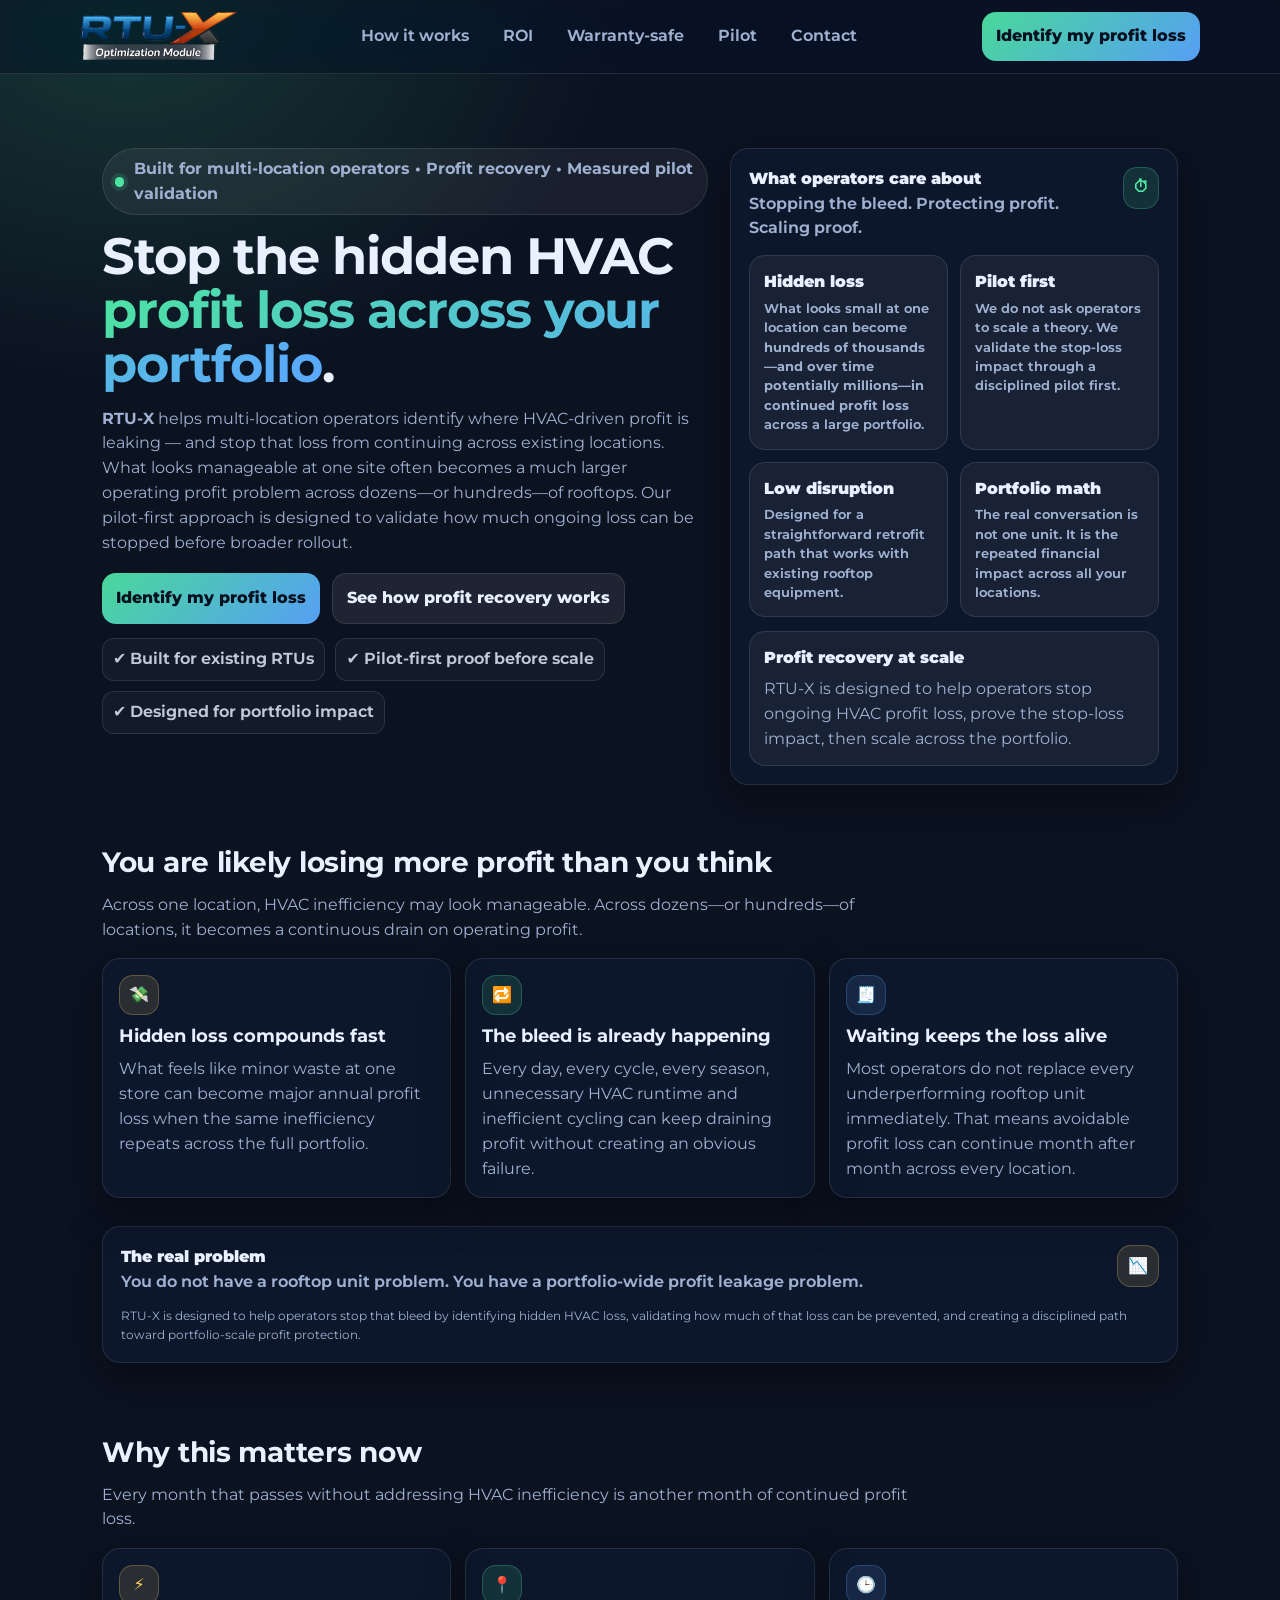
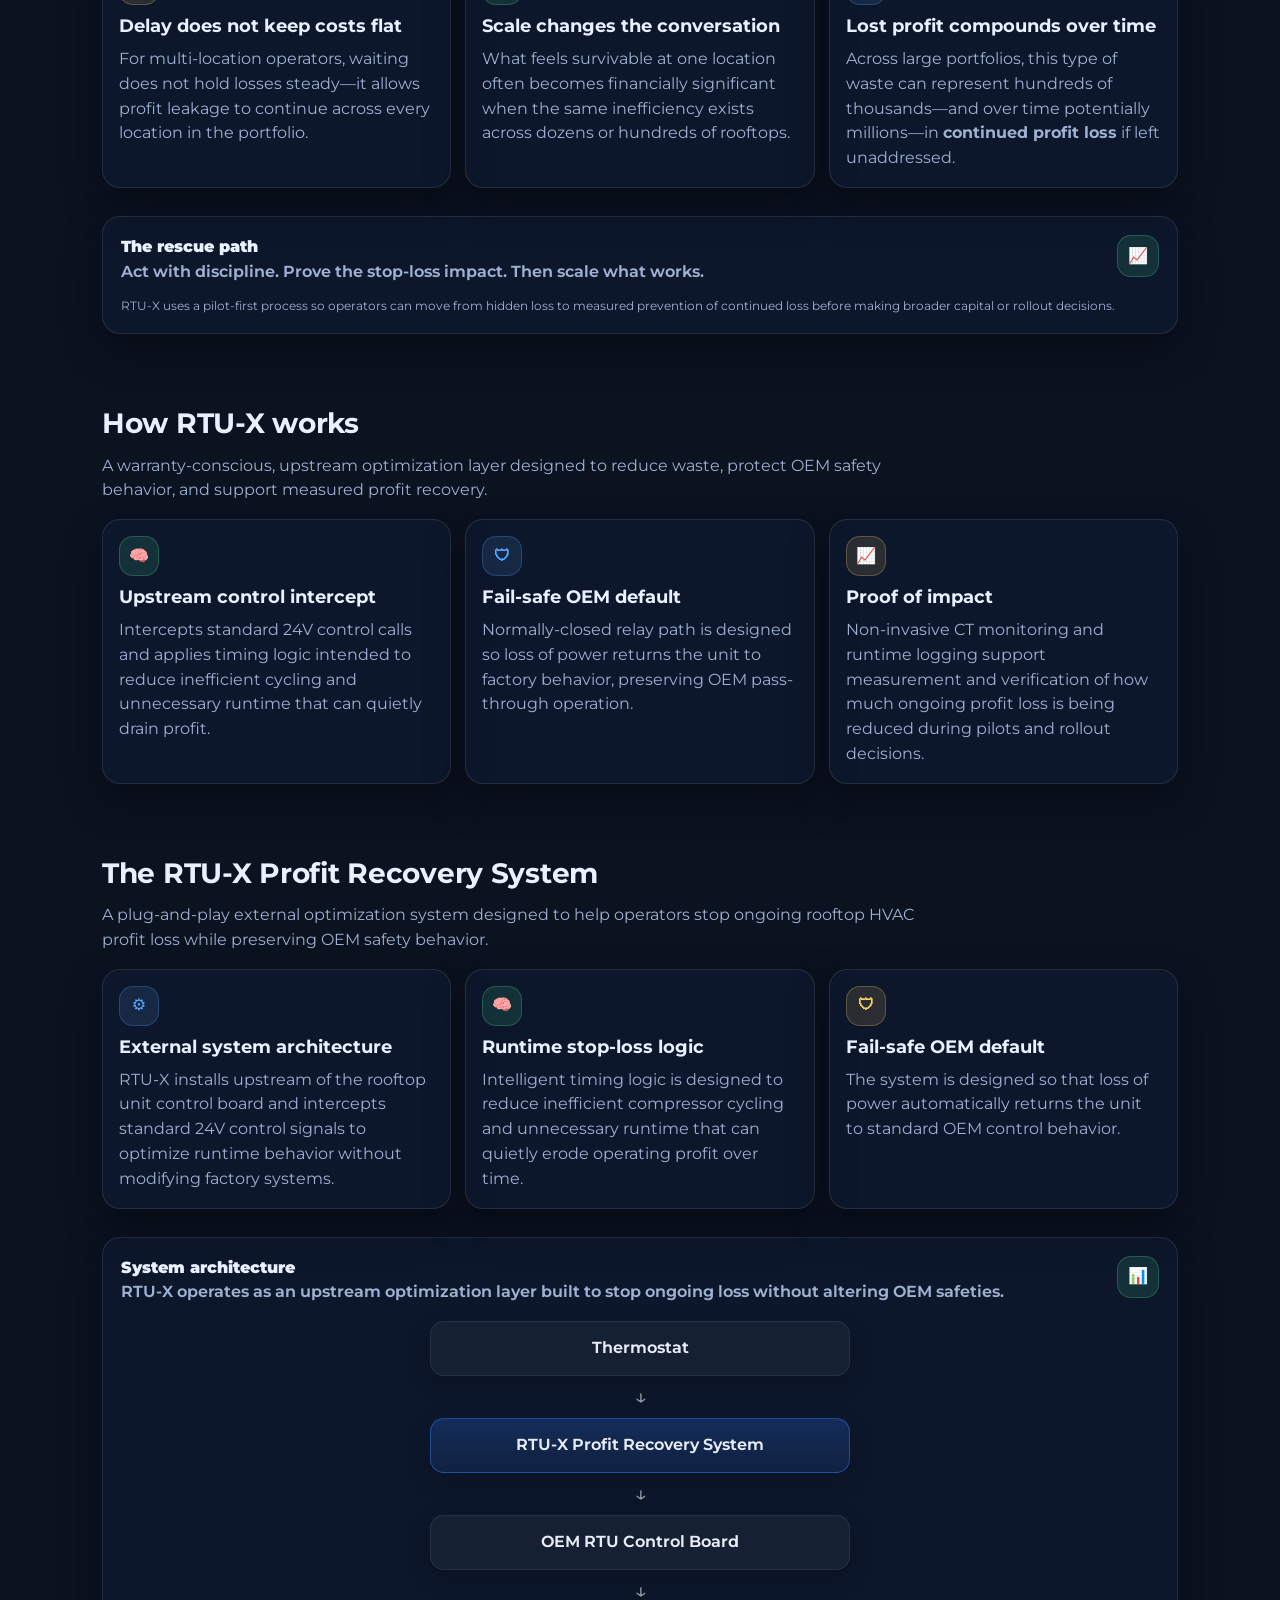
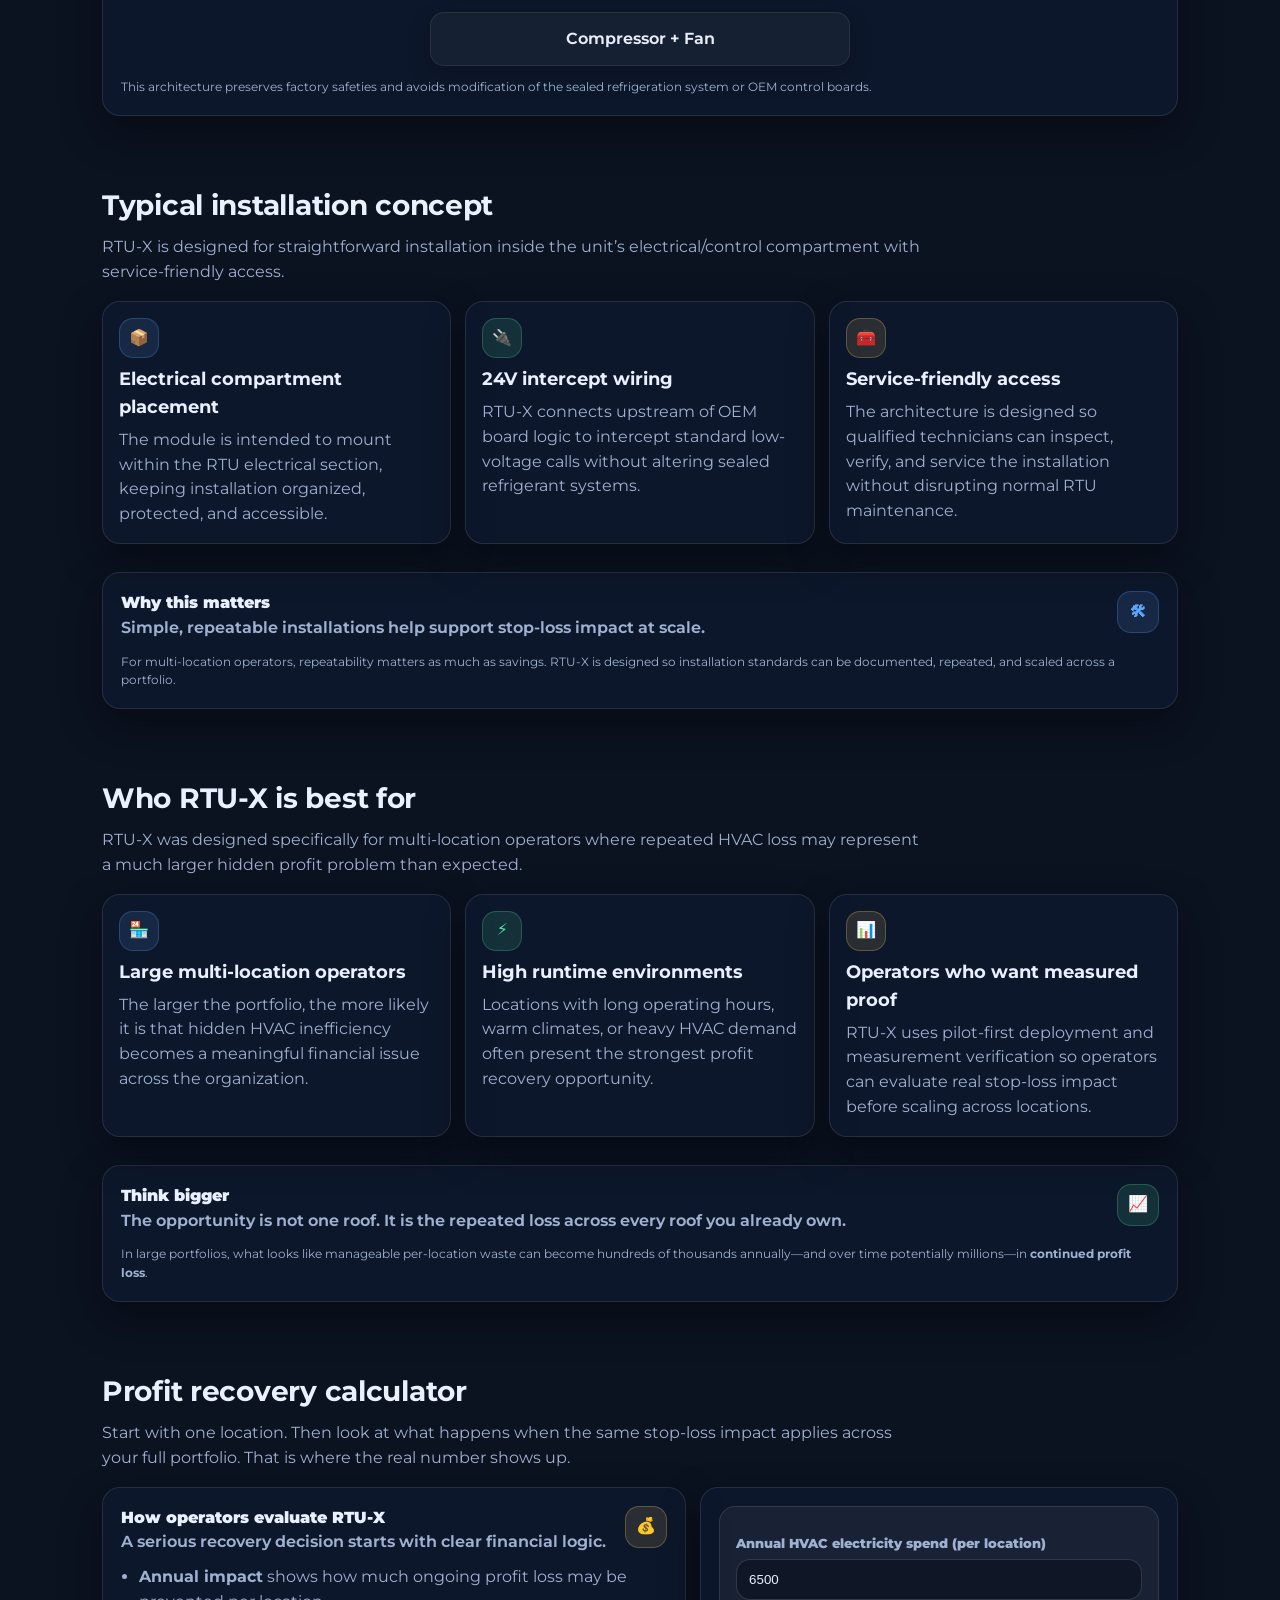
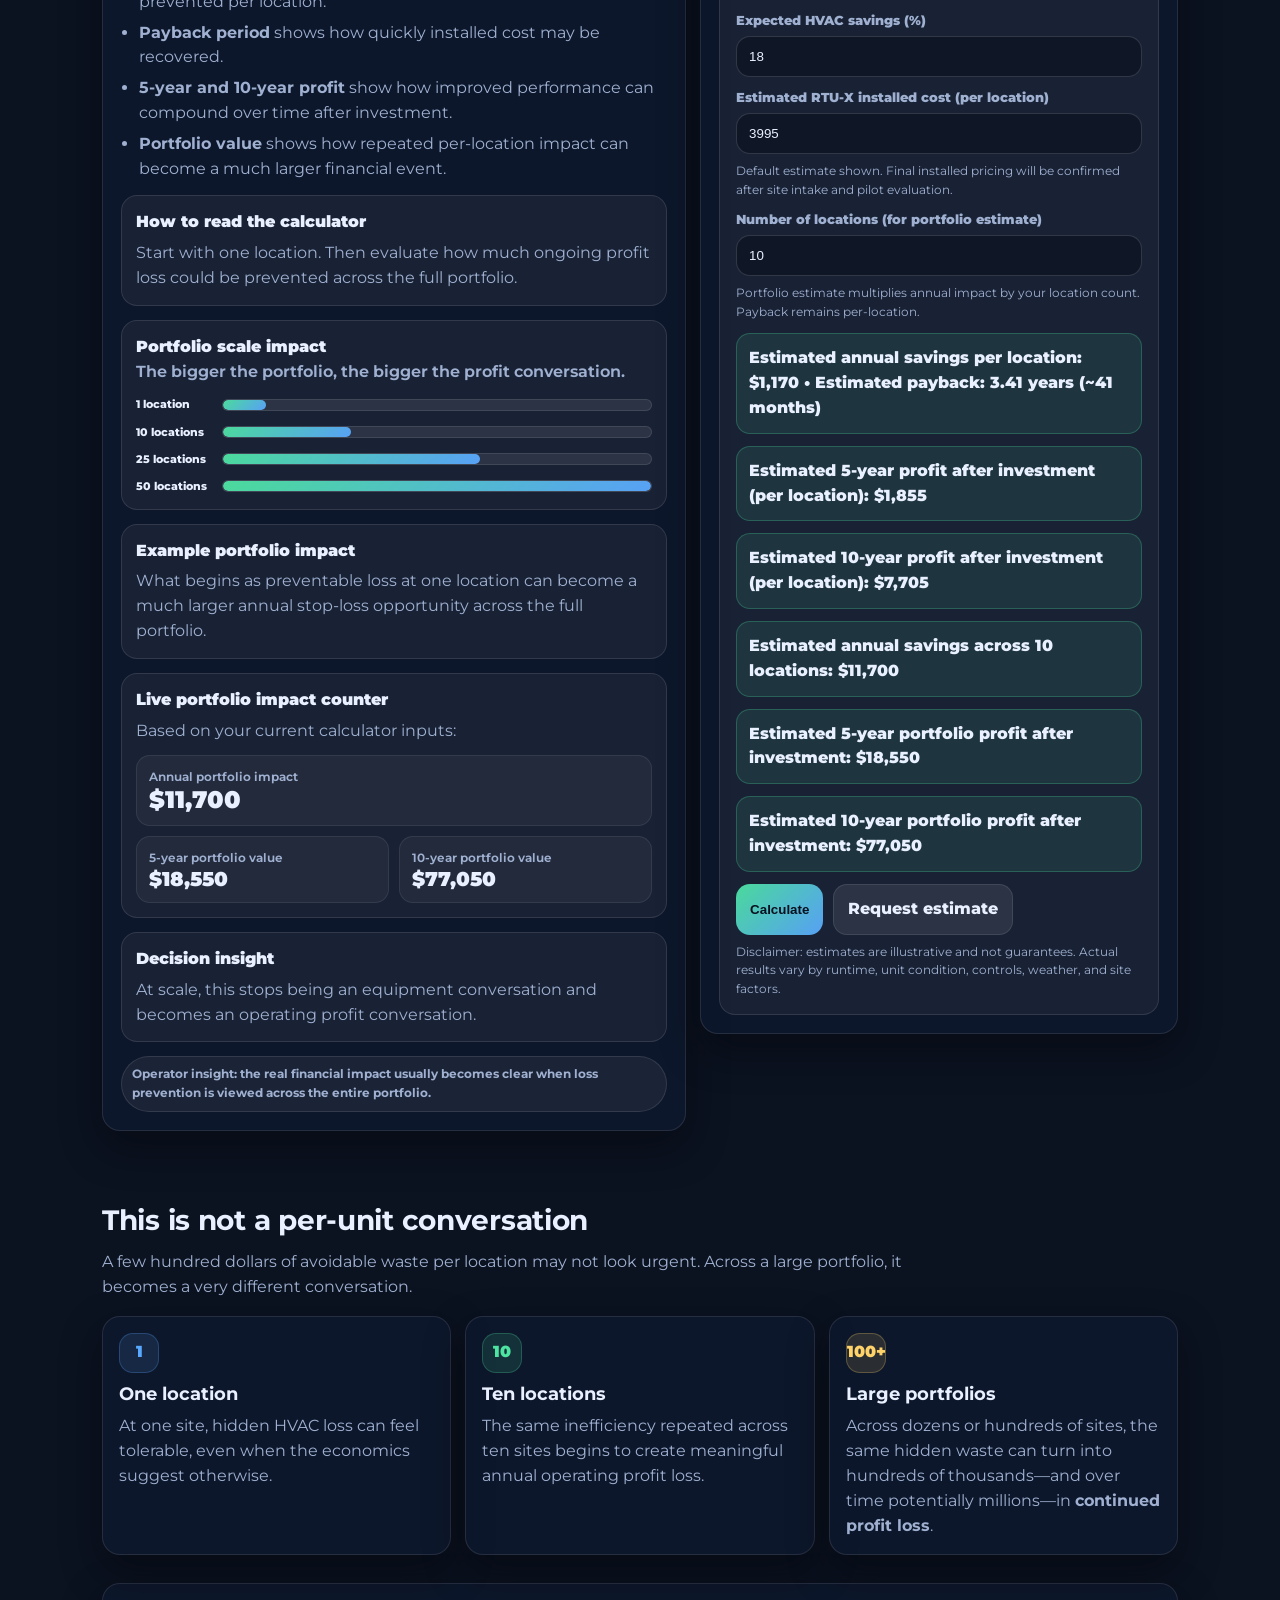
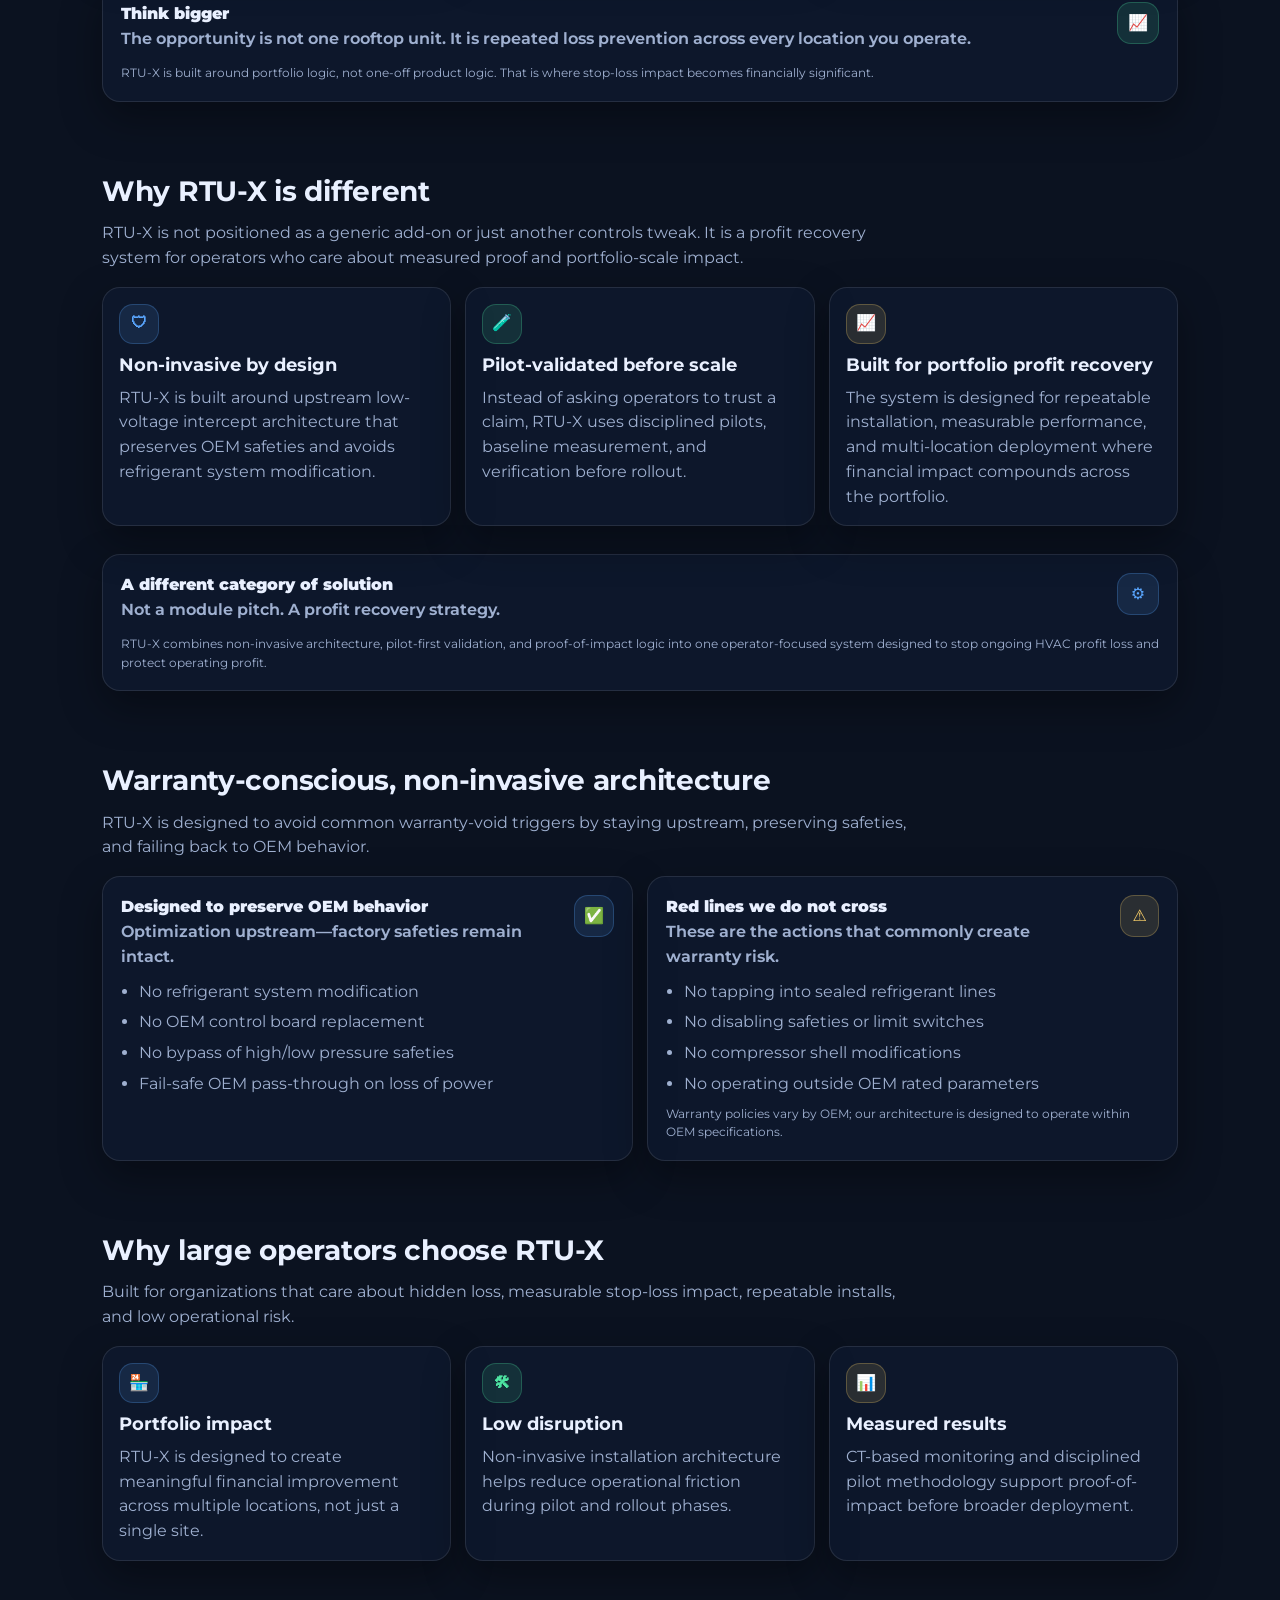
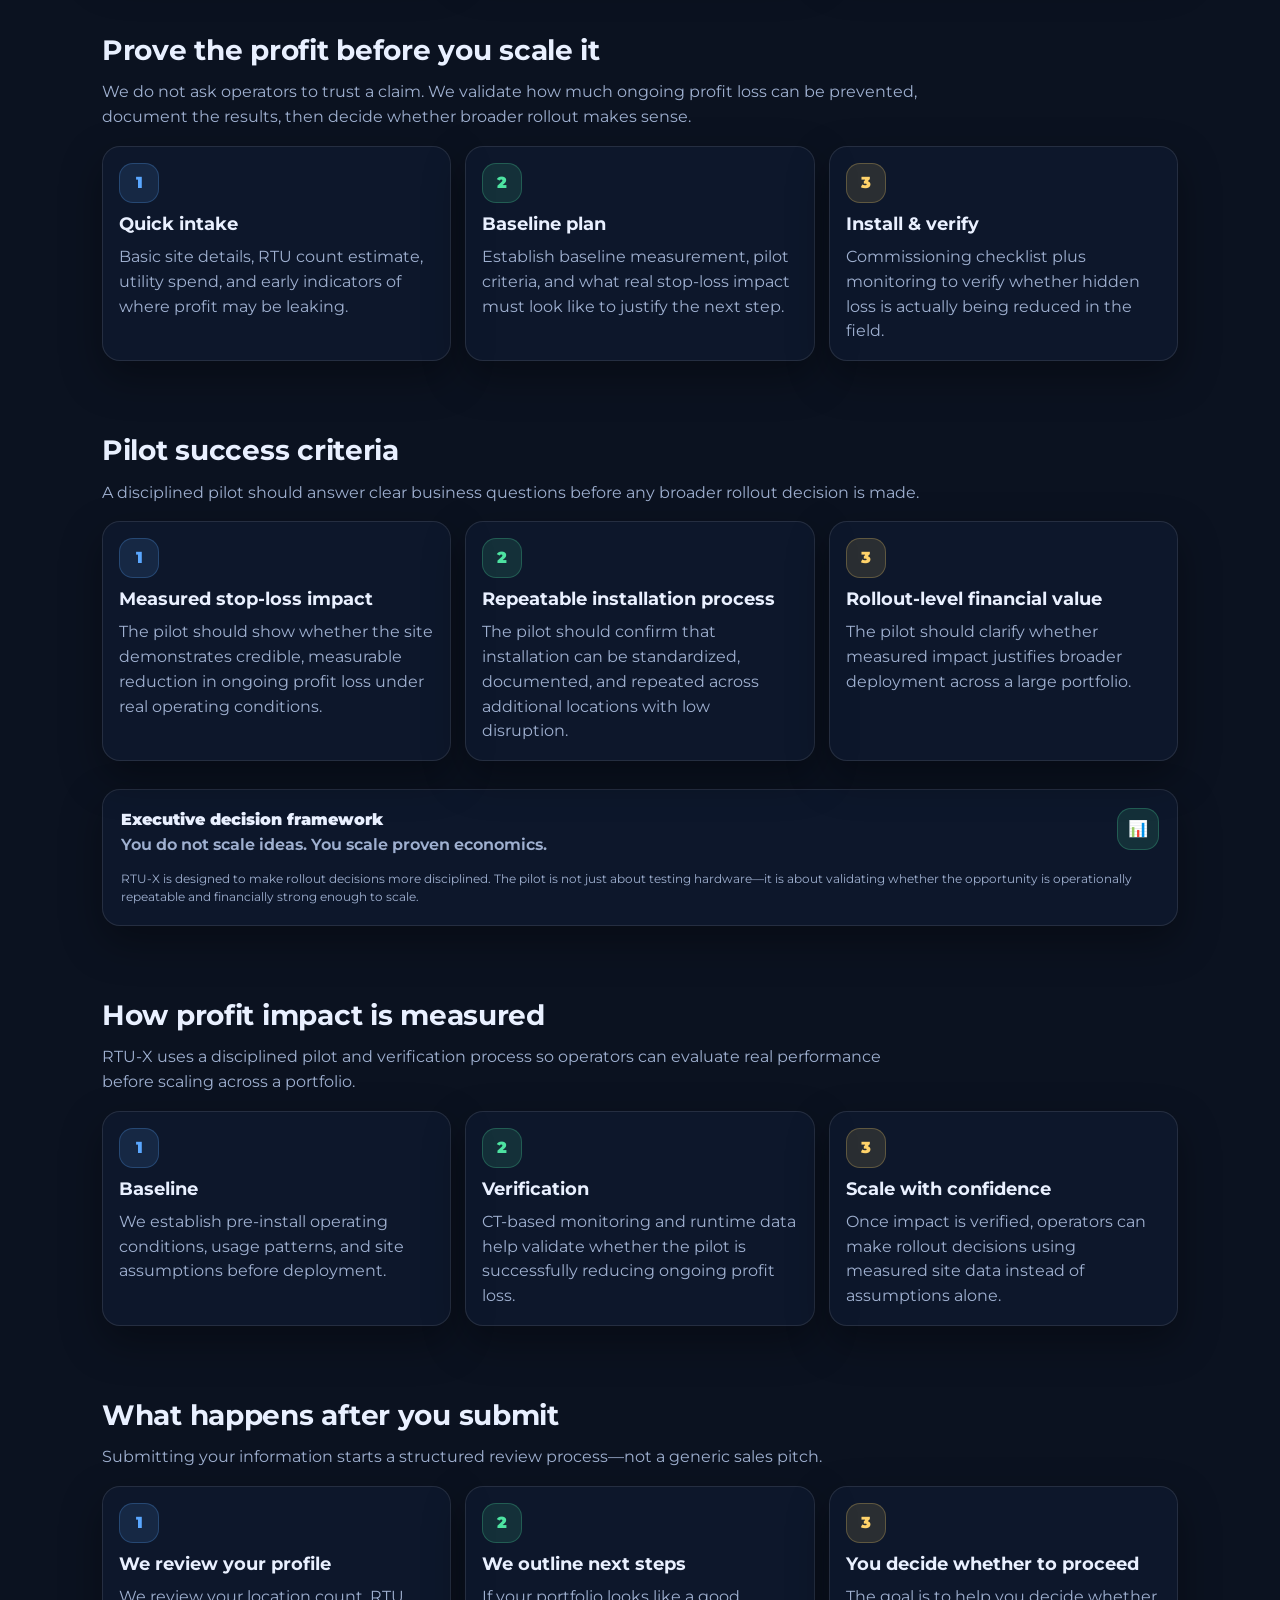
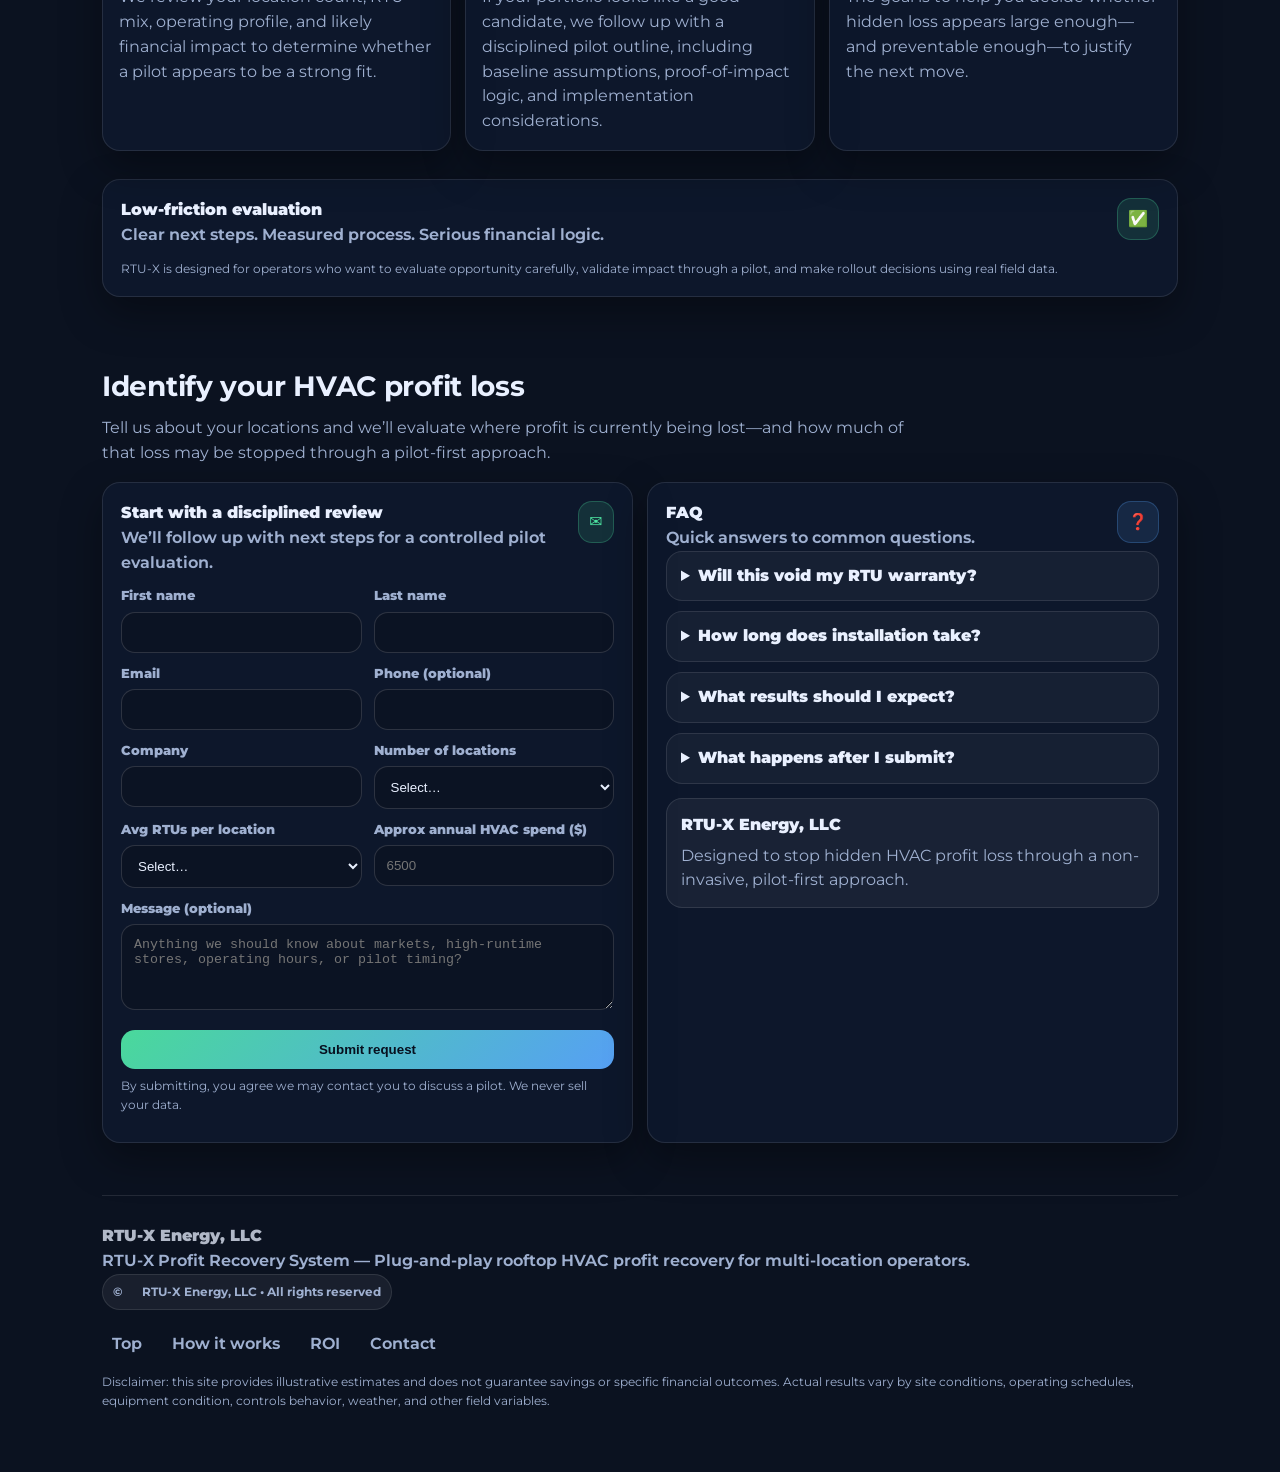
<file: index.html>
<!doctype html>
<html lang="en">
<head>
  <meta charset="utf-8" />
  <meta name="viewport" content="width=device-width, initial-scale=1" />
  <title>RTU-X Profit Recovery System | RTU-X Energy, LLC</title>
  <meta name="description" content="RTU-X helps multi-location operators identify and stop hidden rooftop HVAC profit loss across existing locations through a pilot-first, portfolio-scale approach." />
  <meta property="og:title" content="RTU-X Profit Recovery System" />
  <meta property="og:description" content="Stop hidden rooftop HVAC profit loss across existing locations with a pilot-first, portfolio-scale approach." />
  <meta property="og:type" content="website" />
  <meta name="theme-color" content="#0b1220" />
  <link rel="preconnect" href="https://fonts.googleapis.com">
  <link rel="preconnect" href="https://fonts.gstatic.com" crossorigin>
  <link href="https://fonts.googleapis.com/css2?family=Montserrat:wght@500;650;750;850&display=swap" rel="stylesheet">
  <link rel="stylesheet" href="styles.css" />
</head>

<body>
  <header class="site-header">
    <div class="wrap nav">
      <a class="brand" href="#top" aria-label="RTU-X Energy home">
        <img class="brand-logo" src="assets/rtux-logo.png" alt="RTU-X Optimization Module logo" />
      </a>

      <nav class="navlinks" aria-label="Primary">
        <a href="#how">How it works</a>
        <a href="#roi">ROI</a>
        <a href="#warranty">Warranty-safe</a>
        <a href="#pilot">Pilot</a>
        <a href="#contact">Contact</a>
      </nav>

      <a class="btn primary" href="#contact">Identify my profit loss</a>
    </div>
  </header>

  <main id="top" class="wrap">
    <!-- HERO -->
    <section class="hero reveal">
      <div class="hero-left">
        <div class="pill">
          <span class="dot" aria-hidden="true"></span>
          Built for multi-location operators • Profit recovery • Measured pilot validation
        </div>

        <h1>
          Stop the hidden HVAC
          <span class="grad">profit loss across your portfolio</span>.
        </h1>

        <p class="sub">
          <b>RTU-X</b> helps multi-location operators identify where HVAC-driven profit is leaking — and stop that loss from continuing across existing locations.
          What looks manageable at one site often becomes a much larger operating profit problem across dozens—or hundreds—of rooftops.
          Our pilot-first approach is designed to validate how much ongoing loss can be stopped before broader rollout.
        </p>

        <div class="cta">
          <a class="btn primary" href="#roi">Identify my profit loss</a>
          <a class="btn" href="#pilot">See how profit recovery works</a>
        </div>

        <div class="trust">
          <div class="trust-item">✔ Built for existing RTUs</div>
          <div class="trust-item">✔ Pilot-first proof before scale</div>
          <div class="trust-item">✔ Designed for portfolio impact</div>
        </div>
      </div>

      <div class="hero-right">
        <div class="card hero-card">
          <div class="card-title">
            <div>
              <div class="kicker">What operators care about</div>
              <div class="muted">Stopping the bleed. Protecting profit. Scaling proof.</div>
            </div>
            <div class="badge" aria-hidden="true">⏱</div>
          </div>

          <div class="grid2">
            <div class="mini">
              <div class="mini-k">Hidden loss</div>
              <div class="mini-d">What looks small at one location can become <b>hundreds of thousands—and over time potentially millions—in continued profit loss</b> across a large portfolio.</div>
            </div>
            <div class="mini">
              <div class="mini-k">Pilot first</div>
              <div class="mini-d">We do not ask operators to scale a theory. We validate the stop-loss impact through a disciplined pilot first.</div>
            </div>
            <div class="mini">
              <div class="mini-k">Low disruption</div>
              <div class="mini-d">Designed for a straightforward retrofit path that works with existing rooftop equipment.</div>
            </div>
            <div class="mini">
              <div class="mini-k">Portfolio math</div>
              <div class="mini-d">The real conversation is not one unit. It is the repeated financial impact across all your locations.</div>
            </div>
          </div>

          <div class="callout">
            <div class="callout-k">Profit recovery at scale</div>
            <div class="callout-d">RTU-X is designed to help operators stop ongoing HVAC profit loss, prove the stop-loss impact, then scale across the portfolio.</div>
          </div>
        </div>
      </div>
    </section>

    <!-- PAIN POINT -->
    <section id="pain" class="section reveal">
      <div class="sec-head">
        <div>
          <h2>You are likely losing more profit than you think</h2>
          <p class="lead">
            Across one location, HVAC inefficiency may look manageable. Across dozens—or hundreds—of locations, it becomes a continuous drain on operating profit.
          </p>
        </div>
      </div>

      <div class="cols3">
        <div class="card item">
          <div class="icon warn">💸</div>
          <h3>Hidden loss compounds fast</h3>
          <p>What feels like minor waste at one store can become major annual profit loss when the same inefficiency repeats across the full portfolio.</p>
        </div>

        <div class="card item">
          <div class="icon">🔁</div>
          <h3>The bleed is already happening</h3>
          <p>Every day, every cycle, every season, unnecessary HVAC runtime and inefficient cycling can keep draining profit without creating an obvious failure.</p>
        </div>

        <div class="card item">
          <div class="icon blue">🧾</div>
          <h3>Waiting keeps the loss alive</h3>
          <p>Most operators do not replace every underperforming rooftop unit immediately. That means avoidable profit loss can continue month after month across every location.</p>
        </div>
      </div>

      <div class="card panel" style="margin-top:28px">
        <div class="panel-top">
          <div>
            <div class="kicker">The real problem</div>
            <div class="muted">You do not have a rooftop unit problem. You have a portfolio-wide profit leakage problem.</div>
          </div>
          <div class="badge warn" aria-hidden="true">📉</div>
        </div>

        <div class="fine" style="margin-top:12px">
          RTU-X is designed to help operators stop that bleed by identifying hidden HVAC loss, validating how much of that loss can be prevented, and creating a disciplined path toward portfolio-scale profit protection.
        </div>
      </div>
    </section>

    <!-- WHY NOW -->
    <section id="why-now" class="section reveal">
      <div class="sec-head">
        <div>
          <h2>Why this matters now</h2>
          <p class="lead">
            Every month that passes without addressing HVAC inefficiency is another month of continued profit loss.
          </p>
        </div>
      </div>

      <div class="cols3">
        <div class="card item">
          <div class="icon warn">⚡</div>
          <h3>Delay does not keep costs flat</h3>
          <p>For multi-location operators, waiting does not hold losses steady—it allows profit leakage to continue across every location in the portfolio.</p>
        </div>

        <div class="card item">
          <div class="icon">📍</div>
          <h3>Scale changes the conversation</h3>
          <p>What feels survivable at one location often becomes financially significant when the same inefficiency exists across dozens or hundreds of rooftops.</p>
        </div>

        <div class="card item">
          <div class="icon blue">🕒</div>
          <h3>Lost profit compounds over time</h3>
          <p>Across large portfolios, this type of waste can represent hundreds of thousands—and over time potentially millions—in <b>continued profit loss</b> if left unaddressed.</p>
        </div>
      </div>

      <div class="card panel" style="margin-top:28px">
        <div class="panel-top">
          <div>
            <div class="kicker">The rescue path</div>
            <div class="muted">Act with discipline. Prove the stop-loss impact. Then scale what works.</div>
          </div>
          <div class="badge" aria-hidden="true">📈</div>
        </div>

        <div class="fine" style="margin-top:12px">
          RTU-X uses a pilot-first process so operators can move from hidden loss to measured prevention of continued loss before making broader capital or rollout decisions.
        </div>
      </div>
    </section>

    <!-- HOW -->
    <section id="how" class="section reveal">
      <div class="sec-head">
        <div>
          <h2>How RTU-X works</h2>
          <p class="lead">
            A warranty-conscious, upstream optimization layer designed to reduce waste, protect OEM safety behavior, and support measured profit recovery.
          </p>
        </div>
      </div>

      <div class="cols3">
        <div class="card item">
          <div class="icon">🧠</div>
          <h3>Upstream control intercept</h3>
          <p>Intercepts standard 24V control calls and applies timing logic intended to reduce inefficient cycling and unnecessary runtime that can quietly drain profit.</p>
        </div>

        <div class="card item">
          <div class="icon blue">🛡</div>
          <h3>Fail-safe OEM default</h3>
          <p>Normally-closed relay path is designed so loss of power returns the unit to factory behavior, preserving OEM pass-through operation.</p>
        </div>

        <div class="card item">
          <div class="icon warn">📈</div>
          <h3>Proof of impact</h3>
          <p>Non-invasive CT monitoring and runtime logging support measurement and verification of how much ongoing profit loss is being reduced during pilots and rollout decisions.</p>
        </div>
      </div>
    </section>

    <!-- RTU-X MODULE -->
    <section id="module" class="section reveal">
      <div class="sec-head">
        <div>
          <h2>The RTU-X Profit Recovery System</h2>
          <p class="lead">
            A plug-and-play external optimization system designed to help operators stop ongoing rooftop HVAC profit loss while preserving OEM safety behavior.
          </p>
        </div>
      </div>

      <div class="cols3">
        <div class="card item">
          <div class="icon blue">⚙️</div>
          <h3>External system architecture</h3>
          <p>
            RTU-X installs upstream of the rooftop unit control board and intercepts standard 24V control signals to optimize runtime behavior without modifying factory systems.
          </p>
        </div>

        <div class="card item">
          <div class="icon">🧠</div>
          <h3>Runtime stop-loss logic</h3>
          <p>
            Intelligent timing logic is designed to reduce inefficient compressor cycling and unnecessary runtime that can quietly erode operating profit over time.
          </p>
        </div>

        <div class="card item">
          <div class="icon warn">🛡</div>
          <h3>Fail-safe OEM default</h3>
          <p>
            The system is designed so that loss of power automatically returns the unit to standard OEM control behavior.
          </p>
        </div>
      </div>

      <div class="card panel" style="margin-top:28px">
        <div class="panel-top">
          <div>
            <div class="kicker">System architecture</div>
            <div class="muted">RTU-X operates as an upstream optimization layer built to stop ongoing loss without altering OEM safeties.</div>
          </div>
          <div class="badge" aria-hidden="true">📊</div>
        </div>

        <div class="diagram" style="margin-top:16px">
          <div class="node">Thermostat</div>
          <div class="arrow">↓</div>
          <div class="node highlight">RTU-X Profit Recovery System</div>
          <div class="arrow">↓</div>
          <div class="node">OEM RTU Control Board</div>
          <div class="arrow">↓</div>
          <div class="node">Compressor + Fan</div>
        </div>

        <div class="fine" style="margin-top:12px">
          This architecture preserves factory safeties and avoids modification of the sealed refrigeration system or OEM control boards.
        </div>
      </div>
    </section>

    <!-- INSTALLATION CONCEPT -->
    <section id="installation" class="section reveal">
      <div class="sec-head">
        <div>
          <h2>Typical installation concept</h2>
          <p class="lead">
            RTU-X is designed for straightforward installation inside the unit’s electrical/control compartment with service-friendly access.
          </p>
        </div>
      </div>

      <div class="cols3">
        <div class="card item">
          <div class="icon blue">📦</div>
          <h3>Electrical compartment placement</h3>
          <p>The module is intended to mount within the RTU electrical section, keeping installation organized, protected, and accessible.</p>
        </div>

        <div class="card item">
          <div class="icon">🔌</div>
          <h3>24V intercept wiring</h3>
          <p>RTU-X connects upstream of OEM board logic to intercept standard low-voltage calls without altering sealed refrigerant systems.</p>
        </div>

        <div class="card item">
          <div class="icon warn">🧰</div>
          <h3>Service-friendly access</h3>
          <p>The architecture is designed so qualified technicians can inspect, verify, and service the installation without disrupting normal RTU maintenance.</p>
        </div>
      </div>

      <div class="card panel" style="margin-top:28px">
        <div class="panel-top">
          <div>
            <div class="kicker">Why this matters</div>
            <div class="muted">Simple, repeatable installations help support stop-loss impact at scale.</div>
          </div>
          <div class="badge blue" aria-hidden="true">🛠</div>
        </div>

        <div class="fine" style="margin-top:12px">
          For multi-location operators, repeatability matters as much as savings. RTU-X is designed so installation standards can be documented, repeated, and scaled across a portfolio.
        </div>
      </div>
    </section>

    <!-- BEST FIT -->
    <section id="bestfit" class="section reveal">
      <div class="sec-head">
        <div>
          <h2>Who RTU-X is best for</h2>
          <p class="lead">
            RTU-X was designed specifically for multi-location operators where repeated HVAC loss may represent a much larger hidden profit problem than expected.
          </p>
        </div>
      </div>

      <div class="cols3">
        <div class="card item">
          <div class="icon blue">🏪</div>
          <h3>Large multi-location operators</h3>
          <p>
            The larger the portfolio, the more likely it is that hidden HVAC inefficiency becomes a meaningful financial issue across the organization.
          </p>
        </div>

        <div class="card item">
          <div class="icon">⚡</div>
          <h3>High runtime environments</h3>
          <p>
            Locations with long operating hours, warm climates, or heavy HVAC demand often present the strongest profit recovery opportunity.
          </p>
        </div>

        <div class="card item">
          <div class="icon warn">📊</div>
          <h3>Operators who want measured proof</h3>
          <p>
            RTU-X uses pilot-first deployment and measurement verification so operators can evaluate real stop-loss impact before scaling across locations.
          </p>
        </div>
      </div>

      <div class="card panel" style="margin-top:28px">
        <div class="panel-top">
          <div>
            <div class="kicker">Think bigger</div>
            <div class="muted">The opportunity is not one roof. It is the repeated loss across every roof you already own.</div>
          </div>
          <div class="badge" aria-hidden="true">📈</div>
        </div>

        <div class="fine" style="margin-top:12px">
          In large portfolios, what looks like manageable per-location waste can become hundreds of thousands annually—and over time potentially millions—in <b>continued profit loss</b>.
        </div>
      </div>
    </section>

    <!-- ROI -->
    <section id="roi" class="section reveal">
      <div class="sec-head">
        <div>
          <h2>Profit recovery calculator</h2>
          <p class="lead">
            Start with one location. Then look at what happens when the same stop-loss impact applies across your full portfolio. That is where the real number shows up.
          </p>
        </div>
      </div>

      <div class="roi">
        <div class="card panel">
          <div class="panel-top">
            <div>
              <div class="kicker">How operators evaluate RTU-X</div>
              <div class="muted">A serious recovery decision starts with clear financial logic.</div>
            </div>
            <div class="badge warn" aria-hidden="true">💰</div>
          </div>

          <ul class="bullets">
            <li><b>Annual impact</b> shows how much ongoing profit loss may be prevented per location.</li>
            <li><b>Payback period</b> shows how quickly installed cost may be recovered.</li>
            <li><b>5-year and 10-year profit</b> show how improved performance can compound over time after investment.</li>
            <li><b>Portfolio value</b> shows how repeated per-location impact can become a much larger financial event.</li>
          </ul>

          <div class="callout" style="margin-top:14px">
            <div class="callout-k">How to read the calculator</div>
            <div class="callout-d">
              Start with one location. Then evaluate how much ongoing profit loss could be prevented across the full portfolio.
            </div>
          </div>

          <div class="callout" style="margin-top:14px">
            <div class="callout-k">Portfolio scale impact</div>
            <div class="muted">The bigger the portfolio, the bigger the profit conversation.</div>

            <div style="margin-top:12px; display:grid; gap:10px;">
              <div style="display:grid; grid-template-columns:78px 1fr; align-items:center; gap:8px;">
                <div style="color:#e9f0ff; font-size:11px; font-weight:800; white-space:nowrap;">1 location</div>
                <div style="width:100%; min-width:140px; height:12px; border-radius:999px; background:rgba(255,255,255,.08); border:1px solid rgba(255,255,255,.10); overflow:hidden;">
                  <div style="display:block; width:10%; min-width:12px; height:100%; border-radius:999px; background:linear-gradient(135deg, rgba(77,227,161,.95), rgba(90,167,255,.95));"></div>
                </div>
              </div>

              <div style="display:grid; grid-template-columns:78px 1fr; align-items:center; gap:8px;">
                <div style="color:#e9f0ff; font-size:11px; font-weight:800; white-space:nowrap;">10 locations</div>
                <div style="width:100%; min-width:140px; height:12px; border-radius:999px; background:rgba(255,255,255,.08); border:1px solid rgba(255,255,255,.10); overflow:hidden;">
                  <div style="display:block; width:30%; min-width:12px; height:100%; border-radius:999px; background:linear-gradient(135deg, rgba(77,227,161,.95), rgba(90,167,255,.95));"></div>
                </div>
              </div>

              <div style="display:grid; grid-template-columns:78px 1fr; align-items:center; gap:8px;">
                <div style="color:#e9f0ff; font-size:11px; font-weight:800; white-space:nowrap;">25 locations</div>
                <div style="width:100%; min-width:140px; height:12px; border-radius:999px; background:rgba(255,255,255,.08); border:1px solid rgba(255,255,255,.10); overflow:hidden;">
                  <div style="display:block; width:60%; min-width:12px; height:100%; border-radius:999px; background:linear-gradient(135deg, rgba(77,227,161,.95), rgba(90,167,255,.95));"></div>
                </div>
              </div>

              <div style="display:grid; grid-template-columns:78px 1fr; align-items:center; gap:8px;">
                <div style="color:#e9f0ff; font-size:11px; font-weight:800; white-space:nowrap;">50 locations</div>
                <div style="width:100%; min-width:140px; height:12px; border-radius:999px; background:rgba(255,255,255,.08); border:1px solid rgba(255,255,255,.10); overflow:hidden;">
                  <div style="display:block; width:100%; min-width:12px; height:100%; border-radius:999px; background:linear-gradient(135deg, rgba(77,227,161,.95), rgba(90,167,255,.95));"></div>
                </div>
              </div>
            </div>
          </div>

          <div class="callout" style="margin-top:14px">
            <div class="callout-k">Example portfolio impact</div>
            <div class="callout-d">
              What begins as preventable loss at one location can become a much larger annual stop-loss opportunity across the full portfolio.
            </div>
          </div>

          <div class="callout" style="margin-top:14px">
            <div class="callout-k">Live portfolio impact counter</div>
            <div class="callout-d">Based on your current calculator inputs:</div>

            <div style="margin-top:12px; display:grid; gap:10px;">
              <div style="padding:12px; border-radius:14px; background:rgba(255,255,255,.04); border:1px solid rgba(255,255,255,.08);">
                <div class="muted" style="font-size:12px;">Annual portfolio impact</div>
                <div id="livePortfolioAnnual" style="font-size:24px; font-weight:900; line-height:1.1;">$11,700</div>
              </div>

              <div style="display:grid; grid-template-columns:1fr 1fr; gap:10px;">
                <div style="padding:12px; border-radius:14px; background:rgba(255,255,255,.04); border:1px solid rgba(255,255,255,.08);">
                  <div class="muted" style="font-size:12px;">5-year portfolio value</div>
                  <div id="livePortfolio5yr" style="font-size:20px; font-weight:900; line-height:1.1;">$18,550</div>
                </div>

                <div style="padding:12px; border-radius:14px; background:rgba(255,255,255,.04); border:1px solid rgba(255,255,255,.08);">
                  <div class="muted" style="font-size:12px;">10-year portfolio value</div>
                  <div id="livePortfolio10yr" style="font-size:20px; font-weight:900; line-height:1.1;">$77,050</div>
                </div>
              </div>
            </div>
          </div>

          <div class="callout" style="margin-top:14px">
            <div class="callout-k">Decision insight</div>
            <div class="callout-d">
              At scale, this stops being an equipment conversation and becomes an operating profit conversation.
            </div>
          </div>

          <div class="pill small" style="margin-top:14px">
            Operator insight: the real financial impact usually becomes clear when loss prevention is viewed across the entire portfolio.
          </div>
        </div>

        <div class="card panel">
          <form id="roiForm" class="calc" autocomplete="on">
            <label for="annualSpend">Annual HVAC electricity spend (per location)</label>
            <input id="annualSpend" name="annualSpend" type="number" min="0" step="100" value="6500" />

            <label for="savingsPct">Expected HVAC savings (%)</label>
            <input id="savingsPct" name="savingsPct" type="number" min="0" max="60" step="1" value="18" />

            <label for="systemCost">Estimated RTU-X installed cost (per location)</label>
            <input id="systemCost" name="systemCost" type="number" min="0" step="100" value="3995" />
            <div class="fine">
              Default estimate shown. Final installed pricing will be confirmed after site intake and pilot evaluation.
            </div>

            <label for="roiLocations">Number of locations (for portfolio estimate)</label>
            <input id="roiLocations" name="roiLocations" type="number" min="1" step="1" value="10" />
            <div class="fine">
              Portfolio estimate multiplies annual impact by your location count. Payback remains per-location.
            </div>

            <div class="result" id="roiResult" aria-live="polite">Enter values to estimate payback.</div>
            <div class="result" id="roiProfit5yr" aria-live="polite"></div>
            <div class="result" id="roiProfit10yr" aria-live="polite"></div>
            <div class="result" id="roiPortfolio" aria-live="polite"></div>
            <div class="result" id="roiPortfolio5yr" aria-live="polite"></div>
            <div class="result" id="roiPortfolio10yr" aria-live="polite"></div>

            <div class="cta-row">
              <button class="btn primary" type="button" id="calcBtn">Calculate</button>
              <a class="btn" href="#contact">Request estimate</a>
            </div>

            <div class="fine">
              Disclaimer: estimates are illustrative and not guarantees. Actual results vary by runtime, unit condition, controls, weather, and site factors.
            </div>
          </form>
        </div>
      </div>
    </section>

    <!-- PORTFOLIO IMPACT -->
    <section id="portfolio-impact" class="section reveal">
      <div class="sec-head">
        <div>
          <h2>This is not a per-unit conversation</h2>
          <p class="lead">
            A few hundred dollars of avoidable waste per location may not look urgent. Across a large portfolio, it becomes a very different conversation.
          </p>
        </div>
      </div>

      <div class="cols3">
        <div class="card item">
          <div class="icon blue">1</div>
          <h3>One location</h3>
          <p>At one site, hidden HVAC loss can feel tolerable, even when the economics suggest otherwise.</p>
        </div>

        <div class="card item">
          <div class="icon">10</div>
          <h3>Ten locations</h3>
          <p>The same inefficiency repeated across ten sites begins to create meaningful annual operating profit loss.</p>
        </div>

        <div class="card item">
          <div class="icon warn">100+</div>
          <h3>Large portfolios</h3>
          <p>Across dozens or hundreds of sites, the same hidden waste can turn into hundreds of thousands—and over time potentially millions—in <b>continued profit loss</b>.</p>
        </div>
      </div>

      <div class="card panel" style="margin-top:28px">
        <div class="panel-top">
          <div>
            <div class="kicker">Think bigger</div>
            <div class="muted">The opportunity is not one rooftop unit. It is repeated loss prevention across every location you operate.</div>
          </div>
          <div class="badge" aria-hidden="true">📈</div>
        </div>

        <div class="fine" style="margin-top:12px">
          RTU-X is built around portfolio logic, not one-off product logic. That is where stop-loss impact becomes financially significant.
        </div>
      </div>
    </section>

    <!-- WHY RTU-X IS DIFFERENT -->
    <section id="different" class="section reveal">
      <div class="sec-head">
        <div>
          <h2>Why RTU-X is different</h2>
          <p class="lead">
            RTU-X is not positioned as a generic add-on or just another controls tweak. It is a profit recovery system for operators who care about measured proof and portfolio-scale impact.
          </p>
        </div>
      </div>

      <div class="cols3">
        <div class="card item">
          <div class="icon blue">🛡</div>
          <h3>Non-invasive by design</h3>
          <p>RTU-X is built around upstream low-voltage intercept architecture that preserves OEM safeties and avoids refrigerant system modification.</p>
        </div>

        <div class="card item">
          <div class="icon">🧪</div>
          <h3>Pilot-validated before scale</h3>
          <p>Instead of asking operators to trust a claim, RTU-X uses disciplined pilots, baseline measurement, and verification before rollout.</p>
        </div>

        <div class="card item">
          <div class="icon warn">📈</div>
          <h3>Built for portfolio profit recovery</h3>
          <p>The system is designed for repeatable installation, measurable performance, and multi-location deployment where financial impact compounds across the portfolio.</p>
        </div>
      </div>

      <div class="card panel" style="margin-top:28px">
        <div class="panel-top">
          <div>
            <div class="kicker">A different category of solution</div>
            <div class="muted">Not a module pitch. A profit recovery strategy.</div>
          </div>
          <div class="badge blue" aria-hidden="true">⚙️</div>
        </div>

        <div class="fine" style="margin-top:12px">
          RTU-X combines non-invasive architecture, pilot-first validation, and proof-of-impact logic into one operator-focused system designed to stop ongoing HVAC profit loss and protect operating profit.
        </div>
      </div>
    </section>

    <!-- WARRANTY -->
    <section id="warranty" class="section reveal">
      <div class="sec-head">
        <div>
          <h2>Warranty-conscious, non-invasive architecture</h2>
          <p class="lead">
            RTU-X is designed to avoid common warranty-void triggers by staying upstream, preserving safeties, and failing back to OEM behavior.
          </p>
        </div>
      </div>

      <div class="split">
        <div class="card panel">
          <div class="panel-top">
            <div>
              <div class="kicker">Designed to preserve OEM behavior</div>
              <div class="muted">Optimization upstream—factory safeties remain intact.</div>
            </div>
            <div class="badge blue" aria-hidden="true">✅</div>
          </div>
          <ul class="bullets">
            <li>No refrigerant system modification</li>
            <li>No OEM control board replacement</li>
            <li>No bypass of high/low pressure safeties</li>
            <li>Fail-safe OEM pass-through on loss of power</li>
          </ul>
        </div>

        <div class="card panel">
          <div class="panel-top">
            <div>
              <div class="kicker">Red lines we do not cross</div>
              <div class="muted">These are the actions that commonly create warranty risk.</div>
            </div>
            <div class="badge warn" aria-hidden="true">⚠️</div>
          </div>
          <ul class="bullets">
            <li>No tapping into sealed refrigerant lines</li>
            <li>No disabling safeties or limit switches</li>
            <li>No compressor shell modifications</li>
            <li>No operating outside OEM rated parameters</li>
          </ul>
          <div class="fine">Warranty policies vary by OEM; our architecture is designed to operate within OEM specifications.</div>
        </div>
      </div>
    </section>

    <!-- FRANCHISE -->
    <section id="franchise" class="section reveal">
      <div class="sec-head">
        <div>
          <h2>Why large operators choose RTU-X</h2>
          <p class="lead">
            Built for organizations that care about hidden loss, measurable stop-loss impact, repeatable installs, and low operational risk.
          </p>
        </div>
      </div>

      <div class="cols3">
        <div class="card item">
          <div class="icon blue">🏪</div>
          <h3>Portfolio impact</h3>
          <p>RTU-X is designed to create meaningful financial improvement across multiple locations, not just a single site.</p>
        </div>

        <div class="card item">
          <div class="icon">🛠</div>
          <h3>Low disruption</h3>
          <p>Non-invasive installation architecture helps reduce operational friction during pilot and rollout phases.</p>
        </div>

        <div class="card item">
          <div class="icon warn">📊</div>
          <h3>Measured results</h3>
          <p>CT-based monitoring and disciplined pilot methodology support proof-of-impact before broader deployment.</p>
        </div>
      </div>
    </section>

    <!-- PILOT -->
    <section id="pilot" class="section reveal">
      <div class="sec-head">
        <div>
          <h2>Prove the profit before you scale it</h2>
          <p class="lead">We do not ask operators to trust a claim. We validate how much ongoing profit loss can be prevented, document the results, then decide whether broader rollout makes sense.</p>
        </div>
      </div>

      <div class="cols3">
        <div class="card item">
          <div class="icon blue">1</div>
          <h3>Quick intake</h3>
          <p>Basic site details, RTU count estimate, utility spend, and early indicators of where profit may be leaking.</p>
        </div>

        <div class="card item">
          <div class="icon">2</div>
          <h3>Baseline plan</h3>
          <p>Establish baseline measurement, pilot criteria, and what real stop-loss impact must look like to justify the next step.</p>
        </div>

        <div class="card item">
          <div class="icon warn">3</div>
          <h3>Install &amp; verify</h3>
          <p>Commissioning checklist plus monitoring to verify whether hidden loss is actually being reduced in the field.</p>
        </div>
      </div>
    </section>

    <!-- PILOT SUCCESS CRITERIA -->
    <section id="pilot-success" class="section reveal">
      <div class="sec-head">
        <div>
          <h2>Pilot success criteria</h2>
          <p class="lead">
            A disciplined pilot should answer clear business questions before any broader rollout decision is made.
          </p>
        </div>
      </div>

      <div class="cols3">
        <div class="card item">
          <div class="icon blue">1</div>
          <h3>Measured stop-loss impact</h3>
          <p>The pilot should show whether the site demonstrates credible, measurable reduction in ongoing profit loss under real operating conditions.</p>
        </div>

        <div class="card item">
          <div class="icon">2</div>
          <h3>Repeatable installation process</h3>
          <p>The pilot should confirm that installation can be standardized, documented, and repeated across additional locations with low disruption.</p>
        </div>

        <div class="card item">
          <div class="icon warn">3</div>
          <h3>Rollout-level financial value</h3>
          <p>The pilot should clarify whether measured impact justifies broader deployment across a large portfolio.</p>
        </div>
      </div>

      <div class="card panel" style="margin-top:28px">
        <div class="panel-top">
          <div>
            <div class="kicker">Executive decision framework</div>
            <div class="muted">You do not scale ideas. You scale proven economics.</div>
          </div>
          <div class="badge" aria-hidden="true">📊</div>
        </div>

        <div class="fine" style="margin-top:12px">
          RTU-X is designed to make rollout decisions more disciplined. The pilot is not just about testing hardware—it is about validating whether the opportunity is operationally repeatable and financially strong enough to scale.
        </div>
      </div>
    </section>

    <!-- MEASUREMENT -->
    <section id="measurement" class="section reveal">
      <div class="sec-head">
        <div>
          <h2>How profit impact is measured</h2>
          <p class="lead">
            RTU-X uses a disciplined pilot and verification process so operators can evaluate real performance before scaling across a portfolio.
          </p>
        </div>
      </div>

      <div class="cols3">
        <div class="card item">
          <div class="icon blue">1</div>
          <h3>Baseline</h3>
          <p>We establish pre-install operating conditions, usage patterns, and site assumptions before deployment.</p>
        </div>

        <div class="card item">
          <div class="icon">2</div>
          <h3>Verification</h3>
          <p>CT-based monitoring and runtime data help validate whether the pilot is successfully reducing ongoing profit loss.</p>
        </div>

        <div class="card item">
          <div class="icon warn">3</div>
          <h3>Scale with confidence</h3>
          <p>Once impact is verified, operators can make rollout decisions using measured site data instead of assumptions alone.</p>
        </div>
      </div>
    </section>

    <!-- AFTER SUBMIT -->
    <section id="after-submit" class="section reveal">
      <div class="sec-head">
        <div>
          <h2>What happens after you submit</h2>
          <p class="lead">
            Submitting your information starts a structured review process—not a generic sales pitch.
          </p>
        </div>
      </div>

      <div class="cols3">
        <div class="card item">
          <div class="icon blue">1</div>
          <h3>We review your profile</h3>
          <p>We review your location count, RTU mix, operating profile, and likely financial impact to determine whether a pilot appears to be a strong fit.</p>
        </div>

        <div class="card item">
          <div class="icon">2</div>
          <h3>We outline next steps</h3>
          <p>If your portfolio looks like a good candidate, we follow up with a disciplined pilot outline, including baseline assumptions, proof-of-impact logic, and implementation considerations.</p>
        </div>

        <div class="card item">
          <div class="icon warn">3</div>
          <h3>You decide whether to proceed</h3>
          <p>The goal is to help you decide whether hidden loss appears large enough—and preventable enough—to justify the next move.</p>
        </div>
      </div>

      <div class="card panel" style="margin-top:28px">
        <div class="panel-top">
          <div>
            <div class="kicker">Low-friction evaluation</div>
            <div class="muted">Clear next steps. Measured process. Serious financial logic.</div>
          </div>
          <div class="badge" aria-hidden="true">✅</div>
        </div>

        <div class="fine" style="margin-top:12px">
          RTU-X is designed for operators who want to evaluate opportunity carefully, validate impact through a pilot, and make rollout decisions using real field data.
        </div>
      </div>
    </section>

    <!-- CONTACT -->
    <section id="contact" class="section reveal">
      <div class="sec-head">
        <div>
          <h2>Identify your HVAC profit loss</h2>
          <p class="lead">Tell us about your locations and we’ll evaluate where profit is currently being lost—and how much of that loss may be stopped through a pilot-first approach.</p>
        </div>
      </div>

      <div class="split">
        <div class="card panel">
          <div class="panel-top">
            <div>
              <div class="kicker">Start with a disciplined review</div>
              <div class="muted">We’ll follow up with next steps for a controlled pilot evaluation.</div>
            </div>
            <div class="badge" aria-hidden="true">✉️</div>
          </div>

          <form id="leadForm" class="leadform" action="https://formspree.io/f/xreyzbor" method="POST" autocomplete="on">
            <input type="hidden" name="_next" value="https://rtu-x.com/thank-you.html">

            <input type="hidden" id="roi_est_annual_savings" name="roi_est_annual_savings" value="">
            <input type="hidden" id="roi_est_payback_years" name="roi_est_payback_years" value="">
            <input type="hidden" id="roi_est_payback_months" name="roi_est_payback_months" value="">
            <input type="hidden" id="roi_est_portfolio_locations" name="roi_est_portfolio_locations" value="">
            <input type="hidden" id="roi_est_portfolio_savings" name="roi_est_portfolio_savings" value="">
            <input type="hidden" id="roi_est_profit_5yr" name="roi_est_profit_5yr" value="">
            <input type="hidden" id="roi_est_profit_10yr" name="roi_est_profit_10yr" value="">
            <input type="hidden" id="roi_est_portfolio_profit_5yr" name="roi_est_portfolio_profit_5yr" value="">
            <input type="hidden" id="roi_est_portfolio_profit_10yr" name="roi_est_portfolio_profit_10yr" value="">

            <div class="row2">
              <div>
                <label for="fname">First name</label>
                <input id="fname" name="firstName" type="text" autocomplete="given-name" required />
              </div>
              <div>
                <label for="lname">Last name</label>
                <input id="lname" name="lastName" type="text" autocomplete="family-name" required />
              </div>
            </div>

            <div class="row2">
              <div>
                <label for="email">Email</label>
                <input id="email" name="email" type="email" autocomplete="email" required />
              </div>
              <div>
                <label for="phone">Phone (optional)</label>
                <input id="phone" name="phone" type="tel" autocomplete="tel" />
              </div>
            </div>

            <div class="row2">
              <div>
                <label for="company">Company</label>
                <input id="company" name="company" type="text" autocomplete="organization" required />
              </div>
              <div>
                <label for="locations">Number of locations</label>
                <select id="locations" name="locations" required>
                  <option value="" selected disabled>Select…</option>
                  <option>1</option>
                  <option>2–4</option>
                  <option>5–10</option>
                  <option>11–25</option>
                  <option>25+</option>
                </select>
              </div>
            </div>

            <div class="row2">
              <div>
                <label for="rtus">Avg RTUs per location</label>
                <select id="rtus" name="rtus" required>
                  <option value="" selected disabled>Select…</option>
                  <option>1</option>
                  <option>2</option>
                  <option>3+</option>
                </select>
              </div>
              <div>
                <label for="spend">Approx annual HVAC spend ($)</label>
                <input id="spend" name="spend" type="number" min="0" step="100" placeholder="6500" required />
              </div>
            </div>

            <label for="msg">Message (optional)</label>
            <textarea id="msg" name="message" rows="4" placeholder="Anything we should know about markets, high-runtime stores, operating hours, or pilot timing?"></textarea>

            <input type="hidden" name="source" value="rtu-x.com profit recovery form" />
            <input type="hidden" name="page" id="lead_page" value="" />

            <button class="btn primary" type="submit">Submit request</button>

            <div class="fine">
              By submitting, you agree we may contact you to discuss a pilot. We never sell your data.
            </div>
          </form>
        </div>

        <div class="card panel">
          <div class="panel-top">
            <div>
              <div class="kicker">FAQ</div>
              <div class="muted">Quick answers to common questions.</div>
            </div>
            <div class="badge blue" aria-hidden="true">❓</div>
          </div>

          <div class="faq">
            <details>
              <summary>Will this void my RTU warranty?</summary>
              <p>RTU-X is designed to avoid common warranty-void triggers: it does not modify refrigerant systems, bypass factory safeties, or replace OEM boards. Warranty policies vary by manufacturer; installs are documented and designed to operate within OEM specifications.</p>
            </details>
            <details>
              <summary>How long does installation take?</summary>
              <p>Typical integration is designed for under two hours per unit (site dependent). The pilot phase validates repeatability and documents best practices.</p>
            </details>
            <details>
              <summary>What results should I expect?</summary>
              <p>Results depend on runtime, unit condition, controls, and climate. We use conservative assumptions and verify how much ongoing loss can be reduced through baseline plus post-install measurement.</p>
            </details>
            <details>
              <summary>What happens after I submit?</summary>
              <p>We confirm basic site details, propose a pilot plan, and schedule installation plus measurement. If the pilot performs as expected, we build a rollout plan for your portfolio.</p>
            </details>
          </div>

          <div class="callout" style="margin-top:14px">
            <div class="callout-k">RTU-X Energy, LLC</div>
            <div class="callout-d">Designed to stop hidden HVAC profit loss through a non-invasive, pilot-first approach.</div>
          </div>
        </div>
      </div>
    </section>

    <footer class="site-footer">
      <div class="foot">
        <div>
          <div class="foot-brand">RTU-X Energy, LLC</div>
          <div class="muted">RTU-X Profit Recovery System — Plug-and-play rooftop HVAC profit recovery for multi-location operators.</div>
          <div class="pill small">© <span id="year"></span> RTU-X Energy, LLC • All rights reserved</div>
        </div>
        <div class="foot-links">
          <a href="#top">Top</a>
          <a href="#how">How it works</a>
          <a href="#roi">ROI</a>
          <a href="#contact">Contact</a>
        </div>
      </div>
      <div class="fine" style="margin-top:10px">
        Disclaimer: this site provides illustrative estimates and does not guarantee savings or specific financial outcomes. Actual results vary by site conditions, operating schedules, equipment condition, controls behavior, weather, and other field variables.
      </div>
    </footer>
  </main>

  <script src="app.js"></script>
</body>
</html>
</file>
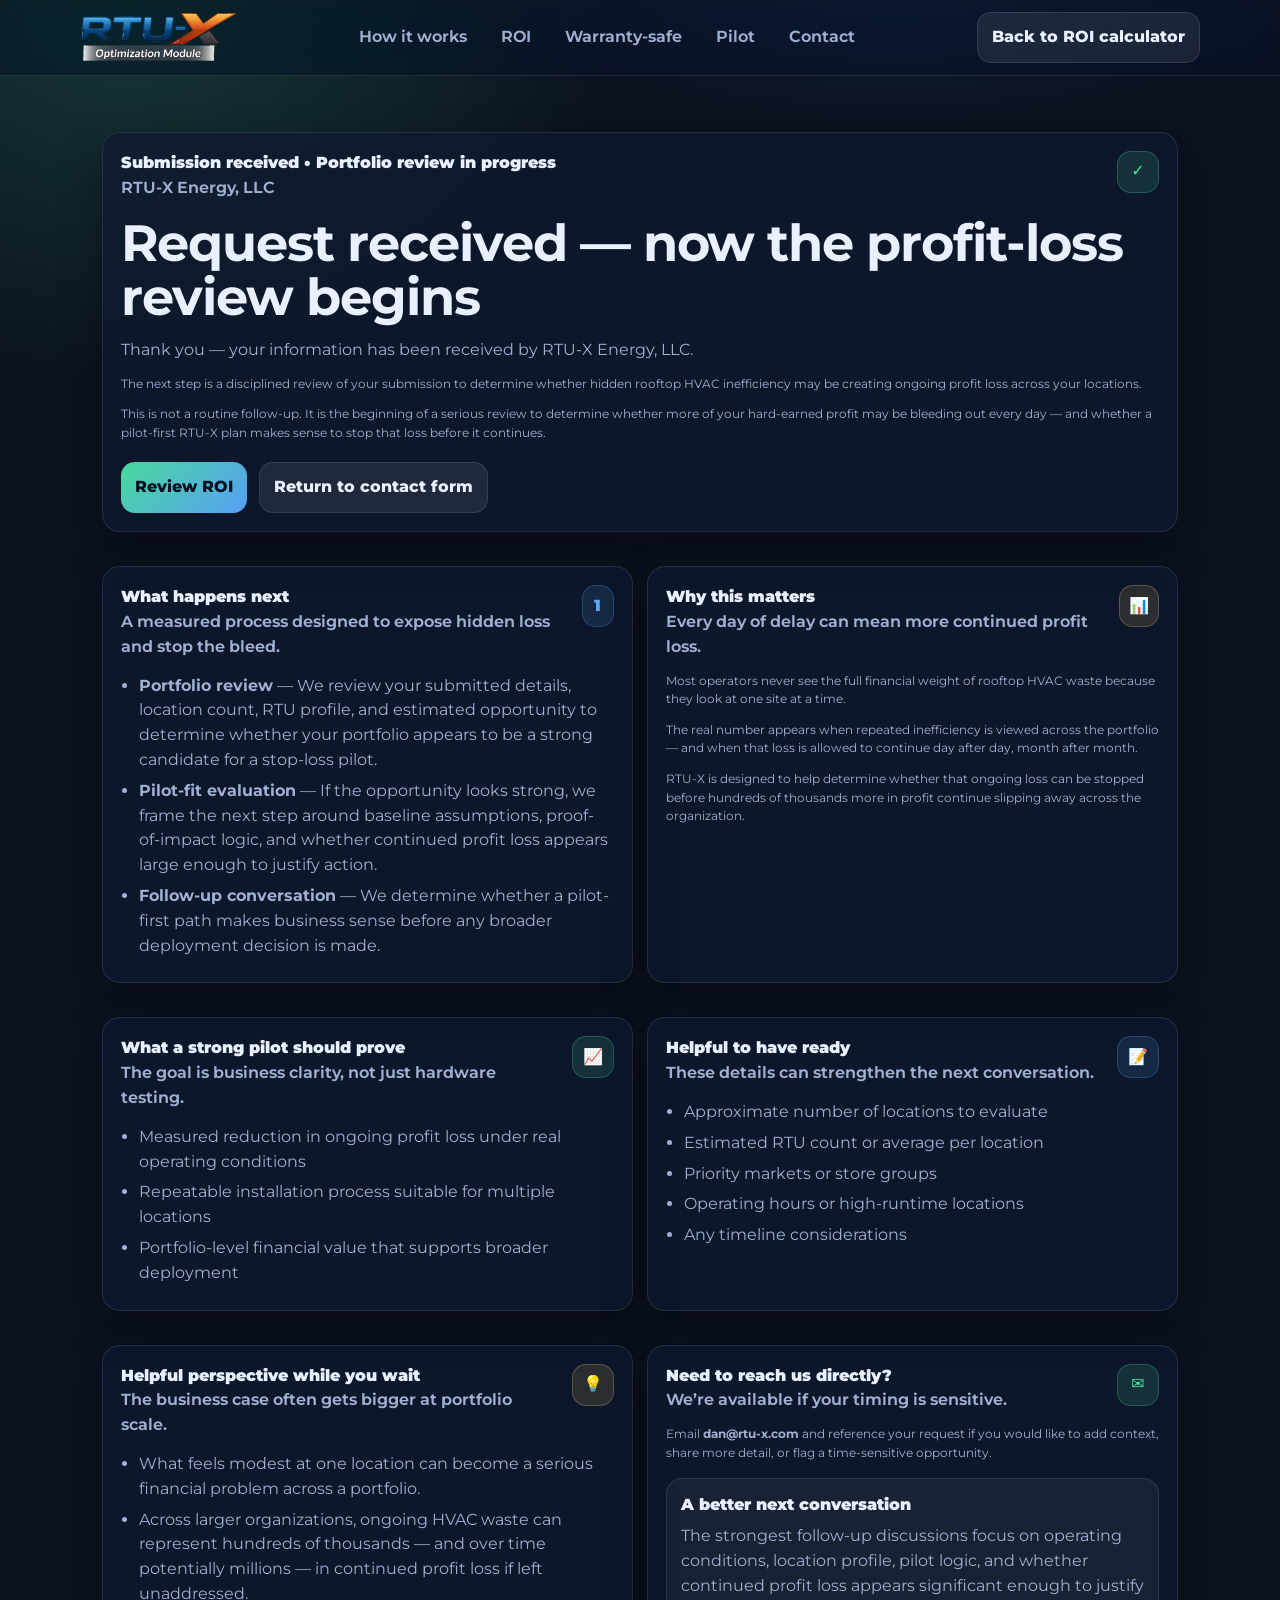
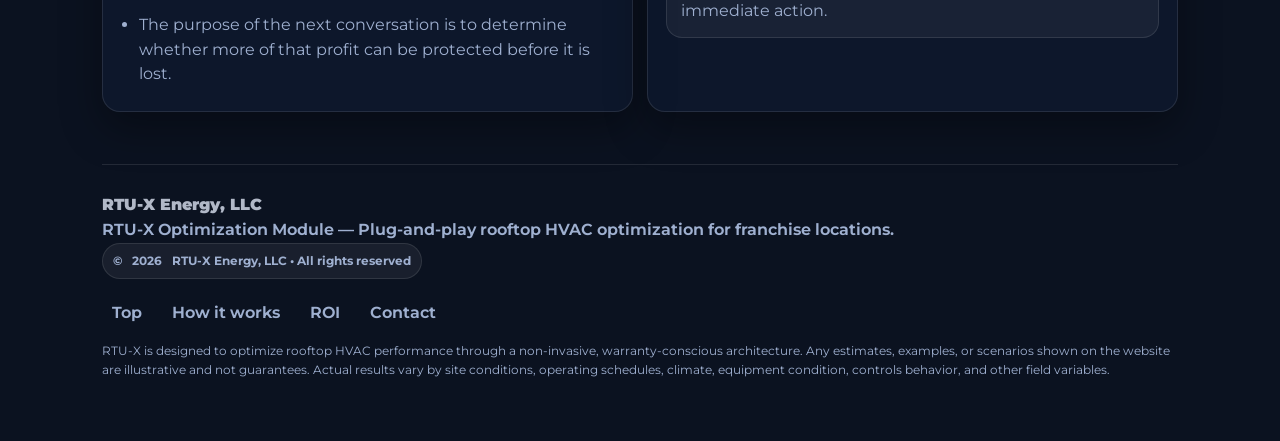
<file: thank-you.html>
<!doctype html>
<html lang="en">
<head>
  <meta charset="utf-8" />
  <meta name="viewport" content="width=device-width, initial-scale=1" />
  <title>Request Received | RTU-X Energy</title>
  <meta
    name="description"
    content="Your RTU-X request has been received. Review the next steps for evaluating ongoing rooftop HVAC profit loss across your portfolio."
  />
  <meta name="theme-color" content="#0b1220" />
  <link rel="preconnect" href="https://fonts.googleapis.com">
  <link rel="preconnect" href="https://fonts.gstatic.com" crossorigin>
  <link href="https://fonts.googleapis.com/css2?family=Montserrat:wght@500;650;750;850&display=swap" rel="stylesheet">
  <link rel="stylesheet" href="styles.css" />
</head>

<body>
  <header class="site-header">
    <div class="wrap nav">
      <a class="brand" href="index.html#top" aria-label="RTU-X Energy home">
        <img class="brand-logo" src="assets/rtux-logo.png" alt="RTU-X Optimization Module logo" />
      </a>

      <nav class="navlinks" aria-label="Primary">
        <a href="index.html#how">How it works</a>
        <a href="index.html#roi">ROI</a>
        <a href="index.html#warranty">Warranty-safe</a>
        <a href="index.html#pilot">Pilot</a>
        <a href="index.html#contact">Contact</a>
      </nav>

      <a class="btn" href="index.html#roi">Back to ROI calculator</a>
    </div>
  </header>

  <main class="wrap">
    <!-- HERO / CONFIRMATION -->
    <section class="section reveal">
      <div class="card panel">
        <div class="panel-top">
          <div>
            <div class="kicker">Submission received • Portfolio review in progress</div>
            <div class="muted">RTU-X Energy, LLC</div>
          </div>
          <div class="badge" aria-hidden="true">✓</div>
        </div>

        <div style="margin-top:16px;">
          <h1 style="margin:0 0 14px;">Request received — now the profit-loss review begins</h1>

          <p class="lead" style="margin-bottom:12px;">
            Thank you — your information has been received by RTU-X Energy, LLC.
          </p>

          <div class="fine" style="margin-top:12px">
            The next step is a disciplined review of your submission to determine whether hidden rooftop HVAC inefficiency may be creating ongoing profit loss across your locations.
          </div>

          <div class="fine" style="margin-top:12px">
            This is not a routine follow-up. It is the beginning of a serious review to determine whether more of your hard-earned profit may be bleeding out every day — and whether a pilot-first RTU-X plan makes sense to stop that loss before it continues.
          </div>

          <div class="cta" style="margin-top:20px">
            <a class="btn primary" href="index.html#roi">Review ROI</a>
            <a class="btn" href="index.html#contact">Return to contact form</a>
          </div>
        </div>
      </div>
    </section>

    <!-- WHAT HAPPENS NEXT -->
    <section class="section reveal" style="padding-top:0;">
      <div class="split">
        <div class="card panel">
          <div class="panel-top">
            <div>
              <div class="kicker">What happens next</div>
              <div class="muted">A measured process designed to expose hidden loss and stop the bleed.</div>
            </div>
            <div class="badge blue" aria-hidden="true">1</div>
          </div>

          <ul class="bullets" style="margin-top:14px;">
            <li><b>Portfolio review</b> — We review your submitted details, location count, RTU profile, and estimated opportunity to determine whether your portfolio appears to be a strong candidate for a stop-loss pilot.</li>
            <li><b>Pilot-fit evaluation</b> — If the opportunity looks strong, we frame the next step around baseline assumptions, proof-of-impact logic, and whether continued profit loss appears large enough to justify action.</li>
            <li><b>Follow-up conversation</b> — We determine whether a pilot-first path makes business sense before any broader deployment decision is made.</li>
          </ul>
        </div>

        <div class="card panel">
          <div class="panel-top">
            <div>
              <div class="kicker">Why this matters</div>
              <div class="muted">Every day of delay can mean more continued profit loss.</div>
            </div>
            <div class="badge warn" aria-hidden="true">📊</div>
          </div>

          <div class="fine" style="margin-top:12px;">
            Most operators never see the full financial weight of rooftop HVAC waste because they look at one site at a time.
          </div>

          <div class="fine" style="margin-top:12px;">
            The real number appears when repeated inefficiency is viewed across the portfolio — and when that loss is allowed to continue day after day, month after month.
          </div>

          <div class="fine" style="margin-top:12px;">
            RTU-X is designed to help determine whether that ongoing loss can be stopped before hundreds of thousands more in profit continue slipping away across the organization.
          </div>
        </div>
      </div>
    </section>

    <!-- PILOT / PREP -->
    <section class="section reveal" style="padding-top:0;">
      <div class="split">
        <div class="card panel">
          <div class="panel-top">
            <div>
              <div class="kicker">What a strong pilot should prove</div>
              <div class="muted">The goal is business clarity, not just hardware testing.</div>
            </div>
            <div class="badge" aria-hidden="true">📈</div>
          </div>

          <ul class="bullets" style="margin-top:14px;">
            <li>Measured reduction in ongoing profit loss under real operating conditions</li>
            <li>Repeatable installation process suitable for multiple locations</li>
            <li>Portfolio-level financial value that supports broader deployment</li>
          </ul>
        </div>

        <div class="card panel">
          <div class="panel-top">
            <div>
              <div class="kicker">Helpful to have ready</div>
              <div class="muted">These details can strengthen the next conversation.</div>
            </div>
            <div class="badge blue" aria-hidden="true">📝</div>
          </div>

          <ul class="bullets" style="margin-top:14px;">
            <li>Approximate number of locations to evaluate</li>
            <li>Estimated RTU count or average per location</li>
            <li>Priority markets or store groups</li>
            <li>Operating hours or high-runtime locations</li>
            <li>Any timeline considerations</li>
          </ul>
        </div>
      </div>
    </section>

    <!-- HELPFUL PERSPECTIVE -->
    <section class="section reveal" style="padding-top:0;">
      <div class="split">
        <div class="card panel">
          <div class="panel-top">
            <div>
              <div class="kicker">Helpful perspective while you wait</div>
              <div class="muted">The business case often gets bigger at portfolio scale.</div>
            </div>
            <div class="badge warn" aria-hidden="true">💡</div>
          </div>

          <ul class="bullets" style="margin-top:14px;">
            <li>What feels modest at one location can become a serious financial problem across a portfolio.</li>
            <li>Across larger organizations, ongoing HVAC waste can represent hundreds of thousands — and over time potentially millions — in continued profit loss if left unaddressed.</li>
            <li>The purpose of the next conversation is to determine whether more of that profit can be protected before it is lost.</li>
          </ul>
        </div>

        <div class="card panel">
          <div class="panel-top">
            <div>
              <div class="kicker">Need to reach us directly?</div>
              <div class="muted">We’re available if your timing is sensitive.</div>
            </div>
            <div class="badge" aria-hidden="true">✉️</div>
          </div>

          <div class="fine" style="margin-top:12px;">
            Email <b>dan@rtu-x.com</b> and reference your request if you would like to add context, share more detail, or flag a time-sensitive opportunity.
          </div>

          <div class="callout" style="margin-top:16px;">
            <div class="callout-k">A better next conversation</div>
            <div class="callout-d">
              The strongest follow-up discussions focus on operating conditions, location profile, pilot logic, and whether continued profit loss appears significant enough to justify immediate action.
            </div>
          </div>
        </div>
      </div>
    </section>

    <footer class="site-footer">
      <div class="foot">
        <div>
          <div class="foot-brand">RTU-X Energy, LLC</div>
          <div class="muted">RTU-X Optimization Module — Plug-and-play rooftop HVAC optimization for franchise locations.</div>
          <div class="pill small">© <span id="year"></span> RTU-X Energy, LLC • All rights reserved</div>
        </div>
        <div class="foot-links">
          <a href="index.html#top">Top</a>
          <a href="index.html#how">How it works</a>
          <a href="index.html#roi">ROI</a>
          <a href="index.html#contact">Contact</a>
        </div>
      </div>

      <div class="fine" style="margin-top:10px">
        RTU-X is designed to optimize rooftop HVAC performance through a non-invasive, warranty-conscious architecture. Any estimates, examples, or scenarios shown on the website are illustrative and not guarantees. Actual results vary by site conditions, operating schedules, climate, equipment condition, controls behavior, and other field variables.
      </div>
    </footer>
  </main>

  <script>
    document.getElementById('year').textContent = new Date().getFullYear();
  </script>
</body>
</html>
</file>
<file: styles.css>
/* RTU-X Optimization Module — Franchise Owner Landing Page
   Design goals: fast, credible, clean, non-flashy, conversion-focused.
*/
:root{
  --bg:#0b1220;
  --card:#0f1930;
  --muted:#9fb0d0;
  --text:#e9f0ff;
  --accent:#4de3a1;
  --accent2:#5aa7ff;
  --warn:#ffd36a;
  --border: rgba(255,255,255,.10);
  --shadow: 0 16px 40px rgba(0,0,0,.35);
  --radius: 18px;
  --max: 1120px;
}
*{box-sizing:border-box}
html{scroll-behavior:smooth}
body{
  margin:0;
  font-family: "Montserrat", ui-sans-serif, system-ui, -apple-system, Segoe UI, Roboto, Helvetica, Arial;
  background:
    radial-gradient(1000px 600px at 70% -10%, rgba(90,167,255,.25), transparent 55%),
    radial-gradient(900px 700px at 10% 0%, rgba(77,227,161,.18), transparent 55%),
    var(--bg);
  color:var(--text);
  line-height:1.55;
}
a{color:inherit; text-decoration:none}
.wrap{max-width:var(--max); margin:0 auto; padding:22px;}
.site-header{
  position:sticky; top:0; z-index:10;
  backdrop-filter:saturate(180%) blur(12px);
  background: rgba(11,18,32,.55);
  border-bottom:1px solid var(--border);
}
.nav{
  display:flex; align-items:center; justify-content:space-between;
  gap:16px; padding:12px 0;
}
.brand{display:flex; align-items:center; gap:10px; font-weight:850; letter-spacing:.2px}
.brand-logo{height:48px; width:auto; display:block}
.navlinks{display:flex; gap:14px; flex-wrap:wrap; align-items:center; color:var(--muted); font-weight:650}
.navlinks a{padding:8px 10px; border-radius:12px}
.navlinks a:hover{background: rgba(255,255,255,.06); color: var(--text)}
.btn{
  display:inline-flex; align-items:center; justify-content:center; gap:10px;
  padding:12px 14px; border-radius:14px;
  background: rgba(255,255,255,.08);
  border:1px solid var(--border);
  color: var(--text);
  font-weight:800;
  cursor:pointer;
  transition: transform .12s ease, background .12s ease;
}
.btn.primary{
  background: linear-gradient(135deg, rgba(77,227,161,.95), rgba(90,167,255,.95));
  border:0; color:#07101f;
}
.btn:hover{transform: translateY(-1px)}
.btn:active{transform: translateY(0px)}
@media (max-width: 940px){
  .navlinks{display:none}
  .brand-logo{height:44px}
}

/* HERO */
.hero{
  padding:52px 0 22px;
  display:grid;
  grid-template-columns:1.15fr .85fr;
  gap:22px;
  align-items:stretch;
}
@media (max-width: 940px){
  .hero{grid-template-columns:1fr; padding-top:28px}
}
.pill{
  display:inline-flex; gap:10px; align-items:center;
  padding:8px 12px; border-radius:999px;
  background: rgba(255,255,255,.06);
  border:1px solid var(--border);
  color: var(--muted);
  font-weight:700;
  width: fit-content;
}
.pill.small{font-size:12px; padding:8px 10px}
.dot{
  width:10px; height:10px; border-radius:999px;
  background: var(--accent);
  box-shadow: 0 0 0 4px rgba(77,227,161,.14);
}
h1{
  margin:14px 0 10px;
  font-size: clamp(34px, 4vw, 54px);
  line-height:1.05;
  letter-spacing:-.02em;
}
.grad{
  background:linear-gradient(135deg, var(--accent), var(--accent2));
  -webkit-background-clip:text; background-clip:text;
  color:transparent;
}
.sub{
  color: var(--muted);
  font-size: 16px;
  max-width: 60ch;
}
.cta{display:flex; gap:12px; flex-wrap:wrap; margin-top:18px}
.trust{display:flex; flex-wrap:wrap; gap:10px; margin-top:14px; color: rgba(233,240,255,.82); font-weight:650}
.trust-item{padding:8px 10px; border-radius:12px; background: rgba(255,255,255,.04); border:1px solid var(--border)}

.card{
  background: rgba(15,25,48,.72);
  border: 1px solid var(--border);
  border-radius: var(--radius);
  box-shadow: var(--shadow);
}
.hero-card{padding:18px}
.card-title{display:flex; justify-content:space-between; align-items:flex-start; gap:12px}
.kicker{font-weight:900; font-size:16px}
.muted{color:var(--muted); font-weight:650}
.badge{
  width:42px; height:42px; border-radius:14px;
  display:grid; place-items:center;
  background: rgba(77,227,161,.12);
  border:1px solid rgba(77,227,161,.25);
  color: var(--accent);
  font-weight:900;
}
.badge.blue{background: rgba(90,167,255,.12); border-color: rgba(90,167,255,.25); color: var(--accent2)}
.badge.warn{background: rgba(255,211,106,.12); border-color: rgba(255,211,106,.25); color: var(--warn)}
.grid2{display:grid; grid-template-columns: 1fr 1fr; gap:12px; margin-top:14px}
@media (max-width: 520px){.grid2{grid-template-columns:1fr}}
.mini{
  padding:14px;
  border-radius:16px;
  background: rgba(255,255,255,.05);
  border:1px solid var(--border);
}
.mini-k{font-weight:900}
.mini-d{color:var(--muted); font-weight:650; font-size:12.5px; margin-top:4px}
.callout{
  margin-top:14px;
  padding:14px; border-radius:16px;
  background: rgba(255,255,255,.05);
  border:1px solid var(--border);
}
.callout-k{font-weight:900}
.callout-d{color:var(--muted); margin-top:6px}

/* SECTIONS */
.section{padding:34px 0}
.sec-head{display:flex; align-items:flex-end; justify-content:space-between; gap:16px; margin-bottom:16px}
h2{margin:0; font-size:28px; letter-spacing:-.01em}
.lead{color:var(--muted); max-width:75ch; margin:8px 0 0}
.cols3{display:grid; grid-template-columns:repeat(3, 1fr); gap:14px}
@media (max-width: 940px){.cols3{grid-template-columns:1fr}}
.item{padding:16px}
.item h3{margin:8px 0 6px; font-size:18px}
.item p{margin:0; color:var(--muted)}
.icon{
  width:40px; height:40px; border-radius:14px;
  display:grid; place-items:center;
  background: rgba(77,227,161,.12);
  border:1px solid rgba(77,227,161,.25);
  color: var(--accent);
  font-weight:900;
}
.icon.blue{background: rgba(90,167,255,.12); border-color: rgba(90,167,255,.25); color: var(--accent2)}
.icon.warn{background: rgba(255,211,106,.12); border-color: rgba(255,211,106,.25); color: var(--warn)}

.split{display:grid; grid-template-columns:1fr 1fr; gap:14px}
@media (max-width: 940px){.split{grid-template-columns:1fr}}
.panel{padding:18px}
.panel-top{display:flex; justify-content:space-between; align-items:flex-start; gap:12px}
.bullets{margin:10px 0 0; padding-left:18px; color:var(--muted)}
.bullets li{margin:6px 0}

/* ROI */
.roi{
  display:grid;
  grid-template-columns:1.1fr .9fr;
  gap:14px;
  align-items:start;
}
.roi .panel{
  align-self:start;
}
@media (max-width: 940px){
  .roi{grid-template-columns:1fr}
}
.calc{
  padding:16px;
  border-radius:16px;
  background: rgba(255,255,255,.05);
  border:1px solid var(--border);
}
label{display:block; font-weight:850; font-size:13px; color:var(--muted); margin-top:10px}
input, select, textarea{
  width:100%;
  margin-top:6px;
  padding:12px 12px;
  border-radius:14px;
  border:1px solid rgba(255,255,255,.14);
  background: rgba(11,18,32,.65);
  color: var(--text);
  outline:none;
}
input:focus, textarea:focus, select:focus{
  border-color: rgba(90,167,255,.55);
  box-shadow: 0 0 0 4px rgba(90,167,255,.12)
}
.result{
  margin-top:12px;
  padding:12px;
  border-radius:14px;
  background: rgba(77,227,161,.10);
  border: 1px solid rgba(77,227,161,.25);
  color: var(--text);
  font-weight:850;
}
.cta-row{display:flex; gap:10px; flex-wrap:wrap; margin-top:12px}
.fine{color:var(--muted); font-size:12px; margin-top:8px}

/* ROI mini chart */
.mini-chart{
  display:grid;
  gap:10px;
}
.mini-chart-row{
  display:grid;
  grid-template-columns:110px minmax(120px, 1fr);
  align-items:center;
  gap:10px;
}
.mini-chart-label{
  color:var(--text);
  font-size:12px;
  font-weight:800;
  white-space:nowrap;
}
.mini-chart-bar-wrap{
  width:100%;
  min-width:120px;
  height:14px;
  border-radius:999px;
  background:rgba(255,255,255,.08);
  border:1px solid rgba(255,255,255,.10);
  overflow:hidden;
}
.mini-chart-bar{
  display:block;
  height:100%;
  min-width:14px;
  border-radius:999px;
  background:linear-gradient(135deg, rgba(77,227,161,.95), rgba(90,167,255,.95));
  box-shadow:0 0 0 1px rgba(255,255,255,.08) inset;
}
.mini-chart-bar-1{width:10%}
.mini-chart-bar-2{width:30%}
.mini-chart-bar-3{width:60%}
.mini-chart-bar-4{width:100%}

@media (max-width: 640px){
  .mini-chart{
    gap:8px;
  }
  .mini-chart-row{
    grid-template-columns:72px minmax(140px, 1fr);
    gap:8px;
  }
  .mini-chart-label{
    font-size:11px;
  }
  .mini-chart-bar-wrap{
    min-width:140px;
    height:12px;
  }
  .mini-chart-bar{
    min-width:12px;
  }
}

/* Lead form */
.leadform .row2{display:grid; grid-template-columns:1fr 1fr; gap:12px}
@media (max-width: 680px){.leadform .row2{grid-template-columns:1fr}}
.leadform button{margin-top:12px; width:100%}

/* FAQ */
.faq details{
  border:1px solid var(--border);
  border-radius:16px;
  background: rgba(255,255,255,.04);
  padding:12px 14px;
}
.faq summary{cursor:pointer; font-weight:900}
.faq p{color:var(--muted); margin:8px 0 0}
.faq{display:grid; gap:10px}

/* Diagram */
.diagram{
  display:flex;
  flex-direction:column;
  align-items:center;
  gap:10px;
  margin-top:8px;
}
.node{
  width:100%;
  max-width:420px;
  text-align:center;
  padding:14px 18px;
  border-radius:14px;
  background: rgba(255,255,255,0.04);
  border:1px solid rgba(255,255,255,0.08);
  font-weight:650;
  color:#e8edf7;
  box-shadow:0 8px 24px rgba(0,0,0,0.18);
}
.node.highlight{
  background: linear-gradient(180deg, rgba(46,124,255,0.22), rgba(46,124,255,0.10));
  border:1px solid rgba(46,124,255,0.45);
}
.arrow{
  font-size:22px;
  line-height:1;
  color: rgba(255,255,255,0.6);
}
@media (max-width: 640px){
  .node{
    max-width:100%;
    font-size:14px;
    padding:12px 14px;
  }
}

/* Footer */
.site-footer{
  padding:28px 0 40px;
  color: rgba(233,240,255,.75);
  border-top:1px solid var(--border);
  margin-top:18px;
}
.foot{display:flex; justify-content:space-between; gap:16px; flex-wrap:wrap}
.foot-brand{font-weight:900}
.foot-links{display:flex; gap:10px; flex-wrap:wrap; color:var(--muted); font-weight:650}
.foot-links a{padding:6px 10px; border-radius:12px}
.foot-links a:hover{background: rgba(255,255,255,.06); color:var(--text)}

/* Subtle animation */
.reveal{
  opacity:1 !important;
  transform:none !important;
  filter:none !important;
}

/* HubSpot compatibility */
.hs-form,
.hs-form * {
  font-family: inherit;
}
.hs-form label,
.hs-form .hs-form-field label {
  color: rgba(255,255,255,0.92) !important;
  font-weight: 600 !important;
}
.hs-form .hs-form-required,
.hs-form .hs-error-msg,
.hs-form .hs-error-msgs label {
  color: rgba(255,255,255,0.92) !important;
}
.hs-form input,
.hs-form textarea,
.hs-form select {
  color: #111 !important;
  background: rgba(255,255,255,0.86) !important;
  border: 1px solid rgba(255,255,255,0.28) !important;
  border-radius: 10px !important;
  padding: 12px 12px !important;
  outline: none !important;
}
.hs-form ::placeholder {
  color: rgba(0,0,0,0.55) !important;
  opacity: 1 !important;
}
.hs-form input:focus,
.hs-form textarea:focus,
.hs-form select:focus {
  border-color: rgba(255,255,255,0.75) !important;
  box-shadow: 0 0 0 4px rgba(255,255,255,0.18) !important;
}
.hs-form input[type="submit"],
.hs-form .hs-button {
  background: rgba(255,255,255,0.92) !important;
  color: #111 !important;
  border: 0 !important;
  border-radius: 12px !important;
  padding: 12px 16px !important;
  font-weight: 700 !important;
  cursor: pointer !important;
}
.hs-form input[type="submit"]:hover,
.hs-form .hs-button:hover {
  filter: brightness(0.96) !important;
}
</file>
